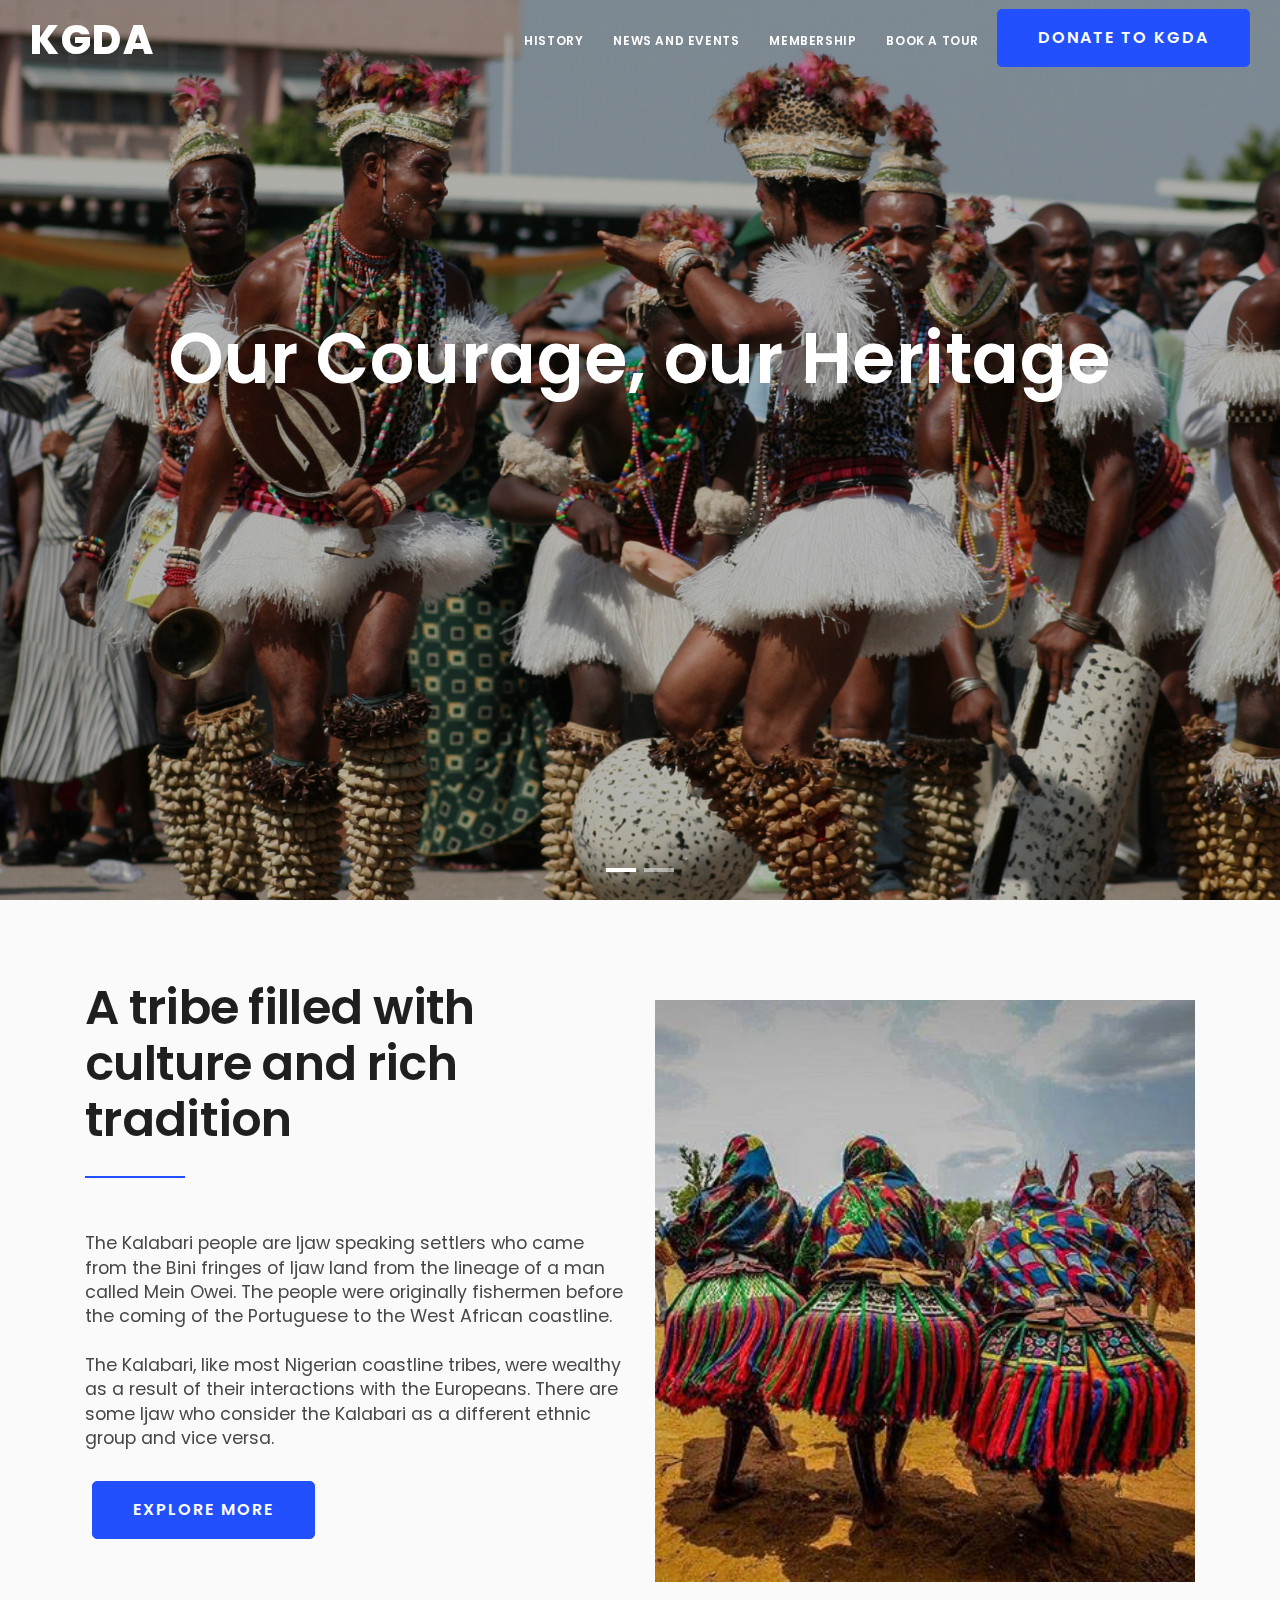
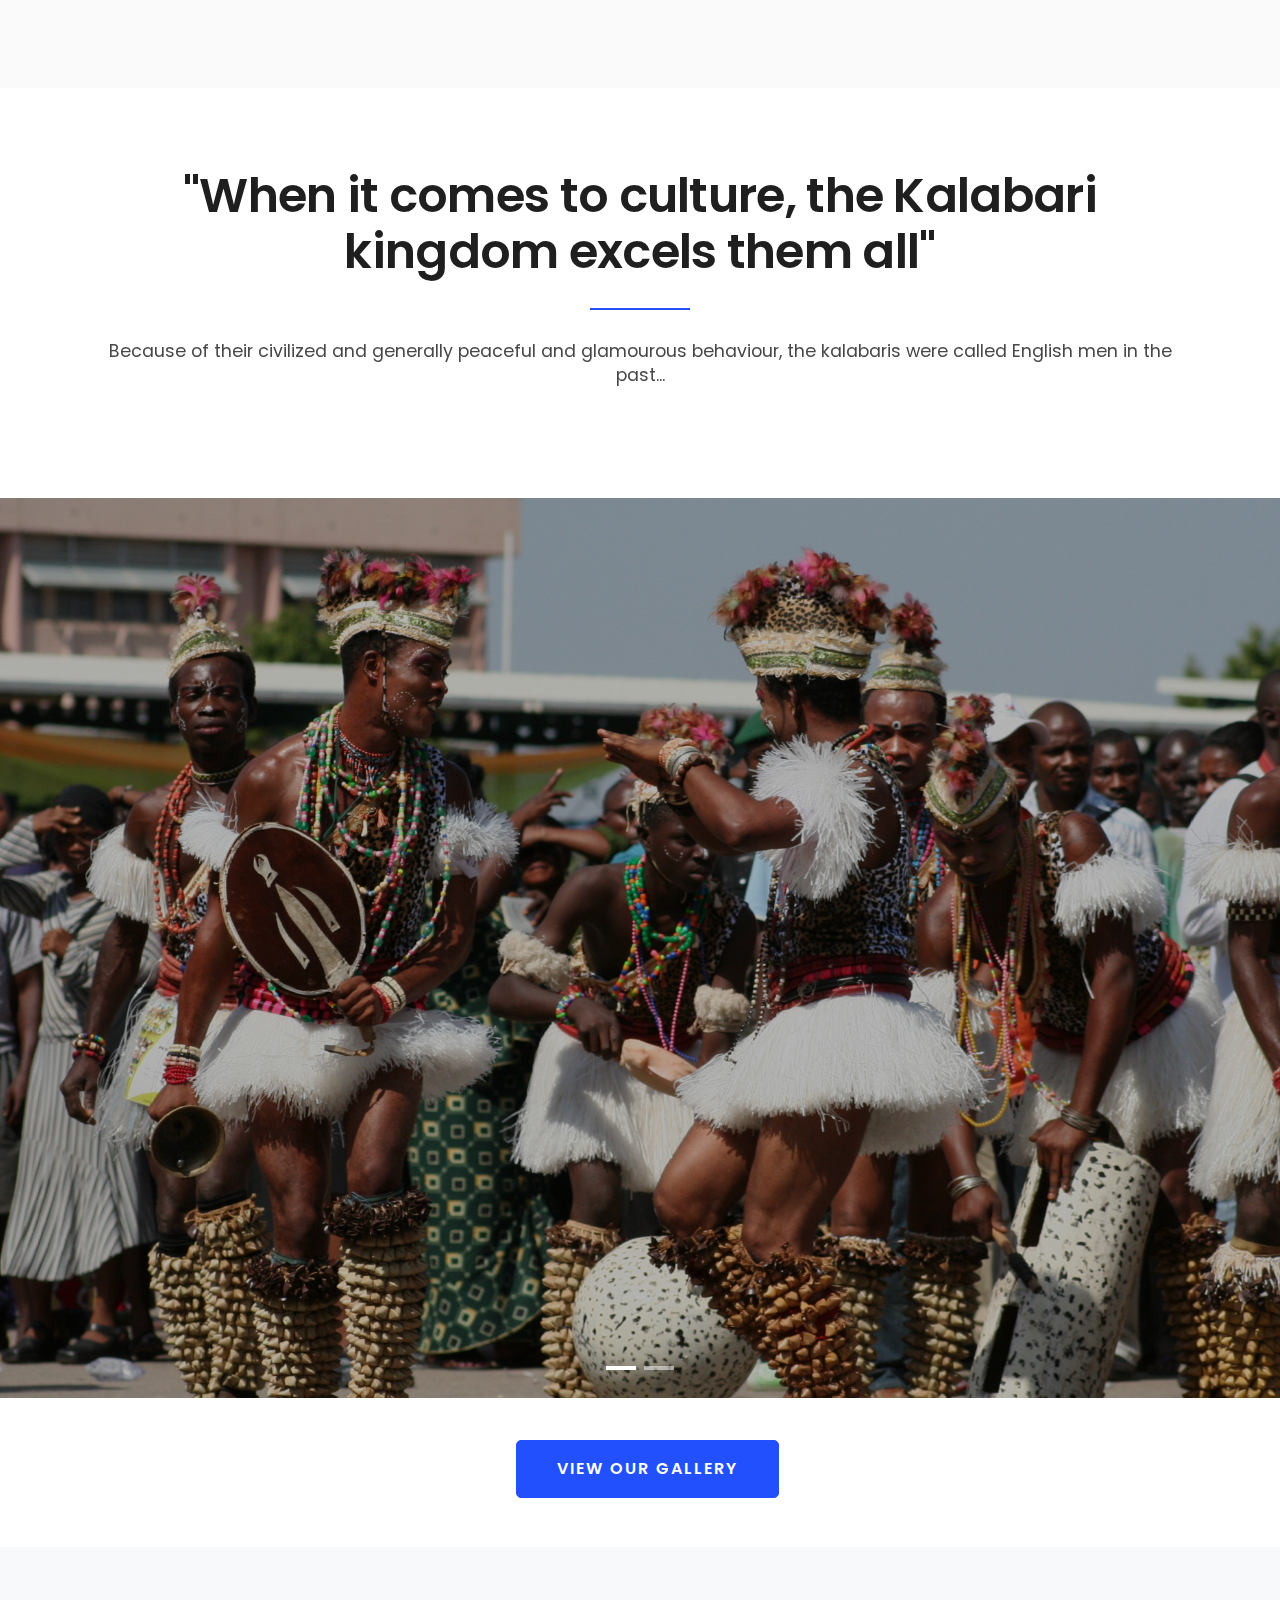
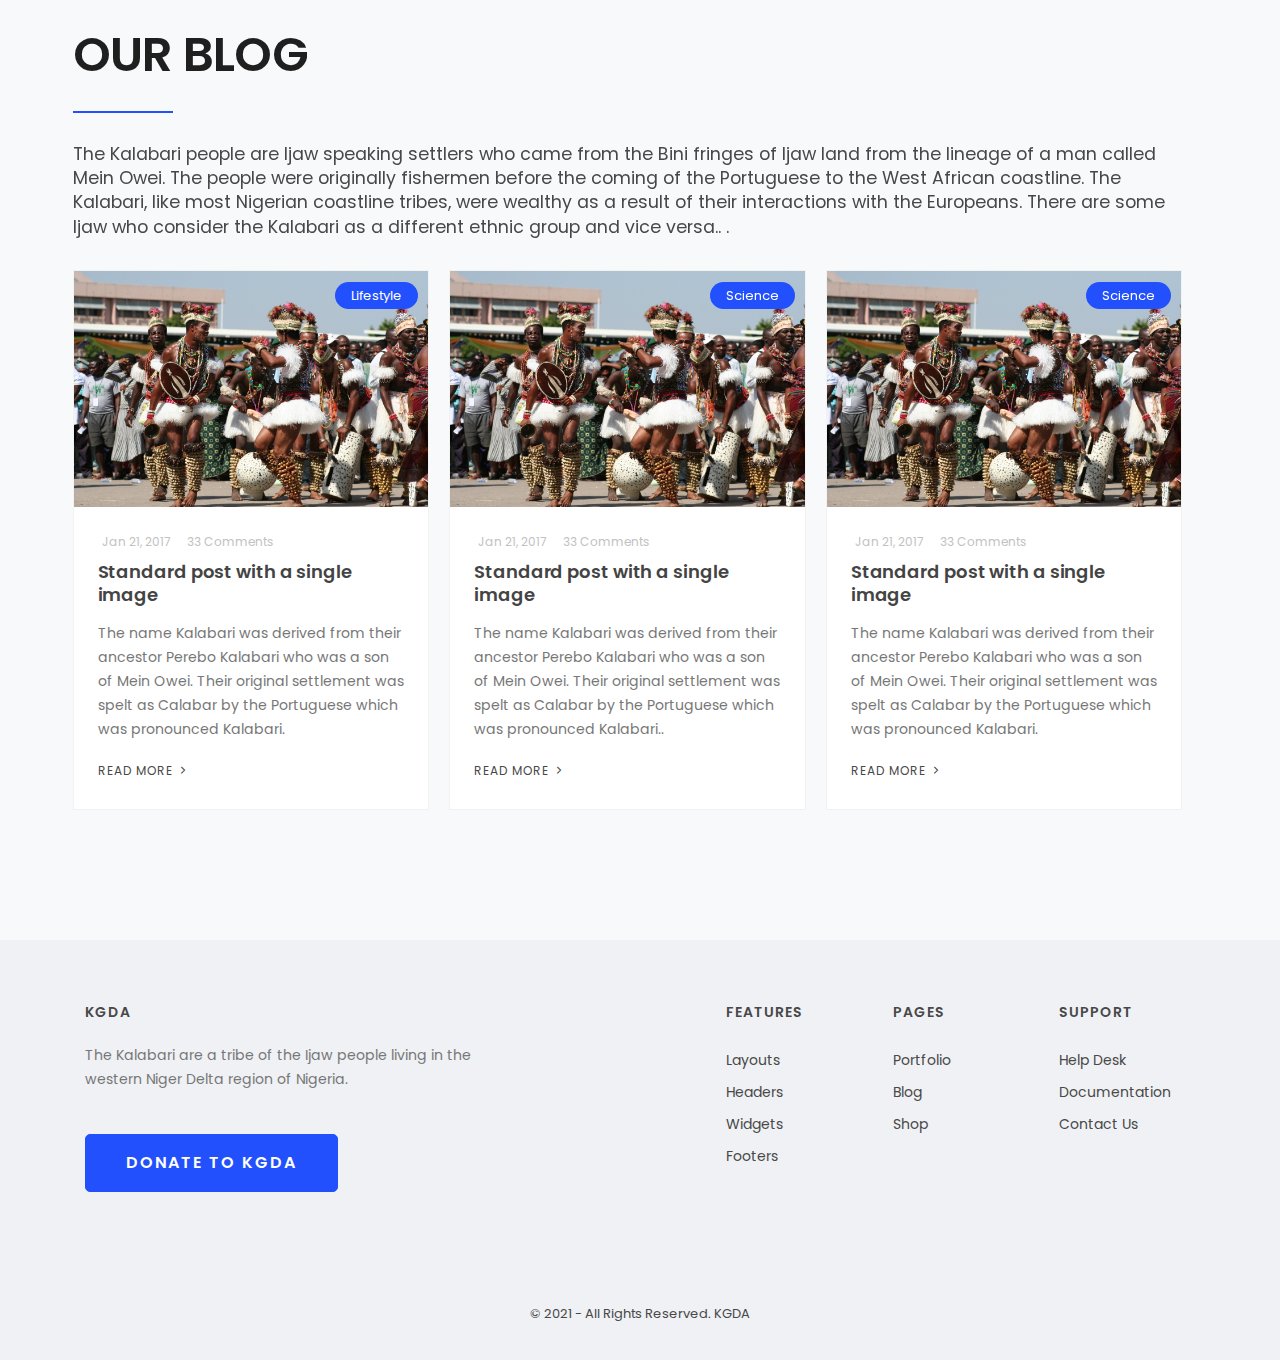
<file: Template/index.html>
<!DOCTYPE html>
<html lang="en">

<head>
    <meta name="viewport" content="width=device-width, initial-scale=1" />
    <meta http-equiv="content-type" content="text/html; charset=utf-8" />
    <meta name="author" content="INSPIRO" />
    <meta name="description" content="Themeforest Template Polo, html template">
    <link rel="icon" type="image/png" href="images/favicon.png">   
    <meta http-equiv="X-UA-Compatible" content="IE=edge">
    <!-- Document title -->
    <title>KGDA </title>
    <!-- Stylesheets & Fonts -->
    <link href="css/plugins.css" rel="stylesheet">
    <link href="css/style.css" rel="stylesheet">
</head>
<style>
    
</style>
<body>
    <!-- Body Inner -->
    <div class="body-inner">
        <!-- Header -->
        <header id="header" data-transparent="true" data-fullwidth="true" class="dark submenu-light">
            <div class="header-inner">
                <div class="container">
                    <!--Logo-->
                    <div id="logo">
                        <a href="index.html">
                            <span class="logo-default">KGDA</span>
                            <span class="logo-dark">KGDA</span>
                        </a>
                    </div>
                    <!--End: Logo-->
                    <!-- Search -->
                    <div id="search"><a id="btn-search-close" class="btn-search-close" aria-label="Close search form"><i class="icon-x"></i></a>
                        <form class="search-form" action="search-results-page.html" method="get">
                            <input class="form-control" name="q" type="text" placeholder="Type & Search..." />
                            <span class="text-muted">Start typing & press "Enter" or "ESC" to close</span>
                        </form>
                    </div>
                    <!-- end: search -->
                    <!--Header Extras-->
                    <div class="header-extras">
                        <ul>
                            
                           
                        </ul>
                    </div>
                    <!--end: Header Extras-->
                    <!--Navigation Resposnive Trigger-->
                    <div id="mainMenu-trigger">
                        <a class="lines-button x"><span class="lines"></span></a>
                    </div>
                    <!--end: Navigation Resposnive Trigger-->
                    <!--Navigation-->
                    <div id="mainMenu">
                        <div class="container">
                            <nav>
                                <ul>
                                    <li><a href="history.html">History</a>
                                    </li>
                                    <li class="dr"><a href="index.html#blog">News and Events</a>
                                    </li>
                                    <li class=""><a href="membership.html">Membership</a>
                                    </li>
                                    <li class=""><a href="book_a_tour.html">Book a Tour</a>
                                    </li>
                                    <li>
                                        <div class="navbar-buttons"><a class="btn btn-lg display-4  display-4" href="donate.html">
                                            <span class=""></span>Donate to KGDA</a></div>
                                    </li>
                                </ul>
                            </nav>
                        </div>
                    </div>
                    <!--end: Navigation-->
                </div>
            </div>
        </header>
        <!-- end: Header -->
        <!-- Inspiro Slider -->
        <div id="slider" class="inspiro-slider slider-fullscreen dots-creative" data-fade="true">
            <!-- Slide 1 -->
            <div class="slide kenburns" data-bg-image="images/slider/traditional-male-dancers-from-northern-nigeria.jpg">
                <div class="bg-overlay"></div>
                <div class="container">
                    <div class="slide-captions text-center text-light">
                        <!-- Captions -->
                        <h1>Our Courage, our Heritage</h1>
                        <p>Say hello to the smartest and most flexible bootstrap template. Polo is an powerful template that can build any type of websites, and quite possibly the only one you will ever need.</p>
                        <div><a href="#welcome" class="btn btn-lg scroll-to">Explore more</a></div>
                        </span>
                        <!-- end: Captions -->
                    </div>
                </div>
            </div>
            <!-- end: Slide 1 -->
            <!-- Slide 2 -->
            <div class="slide" data-bg-image="images/2236048-kalabarimen-jpeg189d5c8fd85b1e7452d336c56f0a90cc.jpg">
                <div class="bg-overlay"></div>
                <div class="container">
                    <div class="slide-captions text-left text-light">
                        <!-- Captions -->
                        <h1>About the Kalabaries</h1>
                        <p class="text-small">The Kalabari are a tribe of the Ijaw people living in the western Niger Delta region of Nigeria..</p>
                        <div><a href="#welcome" class="btn btn-lg scroll-to">Explore more</a></div>
                        <!-- end: Captions -->
                    </div>
                </div>
            </div>
            <!-- end: Slide 2 -->
        </div>
        <!--end: Inspiro Slider -->
        <!-- WELCOME -->
        <!-- <section id="welcome" class="p-b-0">
            <div class="container">
                <div class="heading-text heading-section text-center m-b-40" data-animate="fadeInUp">
                    <h2>WELCOME TO THE WORLD OF POLO</h2>
                    <span class="lead">Create amam ipsum dolor sit amet, Beautiful nature, and rare feathers!.</span>
                </div>
                <div class="row" data-animate="fadeInUp">
                    <div class="col-lg-12">
                        <img class="img-fluid" src="images/other/responsive-1.jpg" alt="Welcome to POLO">
                    </div>
                </div>
            </div>
        </section> -->
         <!-- end: Page title -->
         <section class="p-b-10">
            <div class="container">
                <div class="row">
                    <div class="col-lg-6">
                        <div class="heading-text heading-section">
                            <h2 class="display-6"><strong>A tribe filled with culture and rich tradition</strong> </h2>
                            <sapn class="lead"><br>The Kalabari people are Ijaw speaking settlers who came from the Bini fringes of Ijaw land from the lineage of a man called Mein Owei. The people were originally fishermen before the coming of the Portuguese to the West African coastline.
                                <br>
                                <br>The Kalabari, like most Nigerian coastline tribes, were wealthy as a result of their interactions with the Europeans. There are some Ijaw who consider the Kalabari as a different ethnic group and vice versa.</sapn>                        </div>
                        <div class="pl-2 pb-5"><a href="#welcome" class="btn btn-lg">Explore more</a></div>
                    </div>
                    <div class="col-lg-6 m-t-20">
                        <img src="images/18579564-436731180014500-4293080439557455872-n-640x426.jpeg" alt="Mobirise">
                    </div>
                   
                </div>
            </div>
        </section>
        <!-- end: WELCOME -->
        <section>
            <div class="container">
                <div class="heading-text heading-section text-center">
                    <h2 class="display-4"><strong>"When it comes to culture, the Kalabari kingdom excels them all"</strong> </h2>
                    <span class="lead">Because of their civilized and generally peaceful and glamourous behaviour, the kalabaris were called English men in the past...</span>
                </div>
                <div class="row">
                    <div class="col-lg-4">
                        
                    </div>
                </div>
            </div>
        </section>
       <!-- Inspiro Slider -->
       <div id="slider" class="inspiro-slider slider-fullscreen dots-creative" data-height-xs="360">
        <!-- Slide 1 -->
        <div class="slide kenburns" style="background-image:url('images/slider/traditional-male-dancers-from-northern-nigeria.jpg');">
            <div class="bg-overlay"></div>
            <div class="container">
                <div class="slide-captions text-center text-light">
                    <!-- Captions -->
                    <!-- <span class="strong">W
                        ITH POLO TEMPLATE</span>
                    <h2 class="text-dark">Create Your <br>Awesome Website With Ease</h2>
                    <a class="btn" href="#">Purchase Now</a>
                    <a class="btn btn-light">Purchase</a> -->
                    <!-- end: Captions -->
                </div>
            </div>
        </div>
        <!-- end: Slide 1 -->
        <!-- Slide 2 -->
        <div class="slide kenburns" style="background-image:url('images/2236048-kalabarimen-jpeg189d5c8fd85b1e7452d336c56f0a90cc.jpg');">
            <div class="bg-overlay"></div>
            <div class="container">
                <div class="slide-captions text-center text-light">
                    <!-- Captions -->
                    <!-- <span class="strong">WITH POLO TEMPLATE</span>
                    <h2 class="text-dark">Explore The <br>New World of Creativity</h2>
                    <a class="btn" href="#">Purchase Now</a>
                    <a class="btn btn-light">Purchase</a> -->
                    <!-- end: Captions -->
                </div>
            </div>
        </div>
        <!-- end: Slide 2 -->
    </div>
    <!--end: Inspiro Slider -->
    <row class="row justify-content-center">
    <div class="pl-3 pt-5 pb-5 justify-content-center align-center align-item-center"><a href="page-gallery-3.html" class="btn btn-lg">View our Gallery</a></div>
       </row>
        <!-- BLOG -->
        <section class="content background-grey" id="blog">
            <div class="container">
                <div class="heading-text heading-section">
                    <h2 class="display-4"> <strong>OUR BLOG</strong> </h2>
                    <span class="lead">The Kalabari people are Ijaw speaking settlers who came from the Bini fringes of Ijaw land from the lineage of a man called Mein Owei. The people were originally fishermen before the coming of the Portuguese to the West African coastline.

                        The Kalabari, like most Nigerian coastline tribes, were wealthy as a result of their interactions with the Europeans. There are some Ijaw who consider the Kalabari as a different ethnic group and vice versa..
                        . </span>
                </div>
                <div id="blog" class="grid-layout post-3-columns m-b-30" data-item="post-item">
                    <!-- Post item-->
                    <div class="post-item border">
                        <div class="post-item-wrap">
                            <div class="post-image">
                                <a href="#">
                                    <img alt="" src="images/traditional-male-dancers-from-northern-nigeria.jpg">
                                </a>
                                <span class="post-meta-category"><a href="">Lifestyle</a></span>
                            </div>
                            <div class="post-item-description">
                                <span class="post-meta-date"><i class="fa fa-calendar-o"></i>Jan 21, 2017</span>
                                <span class="post-meta-comments"><a href=""><i class="fa fa-comments-o"></i>33
                                        Comments</a></span>
                                <h2><a href="#">Standard post with a single image
                                    </a></h2>
                                <p>The name Kalabari was derived from their ancestor Perebo Kalabari who was a son of Mein Owei. Their original settlement was spelt as Calabar by the Portuguese which was pronounced Kalabari.</p>
                                <a href="#" class="item-link">Read More <i class="icon-chevron-right"></i></a>
                            </div>
                        </div>
                    </div>
                    <!-- end: Post item-->
                    <!-- Post item-->
                    <div class="post-item border">
                        <div class="post-item-wrap">
                            <div class="post-image">
                                <a href="#">
                                    <img alt="" src="images/traditional-male-dancers-from-northern-nigeria.jpg">
                                </a>
                                <span class="post-meta-category"><a href="">Science</a></span>
                            </div>
                            <div class="post-item-description">
                                <span class="post-meta-date"><i class="fa fa-calendar-o"></i>Jan 21, 2017</span>
                                <span class="post-meta-comments"><a href=""><i class="fa fa-comments-o"></i>33
                                        Comments</a></span>
                                <h2><a href="#">Standard post with a single image
                                    </a></h2>
                                <p>The name Kalabari was derived from their ancestor Perebo Kalabari who was a son of Mein Owei. Their original settlement was spelt as Calabar by the Portuguese which was pronounced Kalabari..</p>
                                <a href="#" class="item-link">Read More <i class="icon-chevron-right"></i></a>
                            </div>
                        </div>
                    </div>
                    <!-- end: Post item-->
                    <!-- Post item-->
                    <div class="post-item border">
                        <div class="post-item-wrap">
                            <div class="post-image">
                                <a href="#">
                                    <img alt="" src="images/traditional-male-dancers-from-northern-nigeria.jpg">
                                </a>
                                <span class="post-meta-category"><a href="">Science</a></span>
                            </div>
                            <div class="post-item-description">
                                <span class="post-meta-date"><i class="fa fa-calendar-o"></i>Jan 21, 2017</span>
                                <span class="post-meta-comments"><a href=""><i class="fa fa-comments-o"></i>33
                                        Comments</a></span>
                                <h2><a href="#">Standard post with a single image
                                    </a></h2>
                                <p>The name Kalabari was derived from their ancestor Perebo Kalabari who was a son of Mein Owei. Their original settlement was spelt as Calabar by the Portuguese which was pronounced Kalabari.</p>
                                <a href="#" class="item-link">Read More <i class="icon-chevron-right"></i></a>
                            </div>
                        </div>
                    </div>
                    <!-- end: Post item-->
                </div>
            </div>
        </section>
        <!-- end: BLOG -->
       
        <!-- Footer -->
        <footer id="footer" class="bg-color: cccccc">
            <div class="footer-content bg-color: cccccc">
                <div class="container">
                    <div class="row">
                        <div class="col-lg-5">
                            <div class="widget">
                                <div class="widget-title">KGDA</div>
                                <p class="mb-5">The Kalabari are a tribe of the Ijaw people living in the western Niger Delta region of Nigeria.</p>
                                <a href="https://themeforest.net/item/polo-responsive-multipurpose-html5-template/13708923" class="btn btn-lg btn-inverted" target="_blank">DONATE TO KGDA</a>
                            </div>
                        </div>
                        <div class="col-lg-7">
                            <div class="row">
                                <div class="col-lg-3">
                                    <!-- <div class="widget">
                                        <div class="widget-title">Discover</div>
                                        <ul class="list">
                                            <li><a href="#">Features</a></li>
                                            <li><a href="#">Layouts</a></li>
                                            <li><a href="#">Corporate</a></li>
                                            <li><a href="#">Updates</a></li>
                                            <li><a href="#">Pricing</a></li>
                                            <li><a href="#">Customers</a></li>
                                        </ul>
                                    </div> -->
                                </div>
                                <div class="col-lg-3">
                                    <div class="widget">
                                        <div class="widget-title">Features</div>
                                        <ul class="list">
                                            <li><a href="#">Layouts</a></li>
                                            <li><a href="#">Headers</a></li>
                                            <li><a href="#">Widgets</a></li>
                                            <li><a href="#">Footers</a></li>
                                        </ul>
                                    </div>
                                </div>
                                <div class="col-lg-3">
                                    <div class="widget">
                                        <div class="widget-title">Pages</div>
                                        <ul class="list">
                                            <li><a href="#">Portfolio</a></li>
                                            <li><a href="#">Blog</a></li>
                                            <li><a href="#">Shop</a></li>
                                        </ul>
                                    </div>
                                </div>
                                <div class="col-lg-3">
                                    <div class="widget">
                                        <div class="widget-title">Support</div>
                                        <ul class="list">
                                            <li><a href="#">Help Desk</a></li>
                                            <li><a href="#">Documentation</a></li>
                                            <li><a href="#">Contact Us</a></li>
                                        </ul>
                                    </div>
                                </div>
                            </div>
                        </div>
                    </div>
                </div>
            </div>
            <div class="copyright-content">
                <div class="container">
                    <div class="copyright-text text-center">&copy; 2021 - All Rights Reserved.<a href="//www.inspiro-media.com" target="_blank" rel="noopener"> KGDA</a> </div>
                </div>
            </div>
        </footer>
        <!-- end: Footer -->
    </div>
    <!-- end: Body Inner -->
    <!-- Scroll top -->
    <a id="scrollTop"><i class="icon-chevron-up"></i><i class="icon-chevron-up"></i></a>
    <!--Plugins-->
    <script src="js/jquery.js"></script>
    <script src="js/plugins.js"></script>
    <!--Template functions-->
    <script src="js/functions.js"></script>
</body>

</html>
</file>
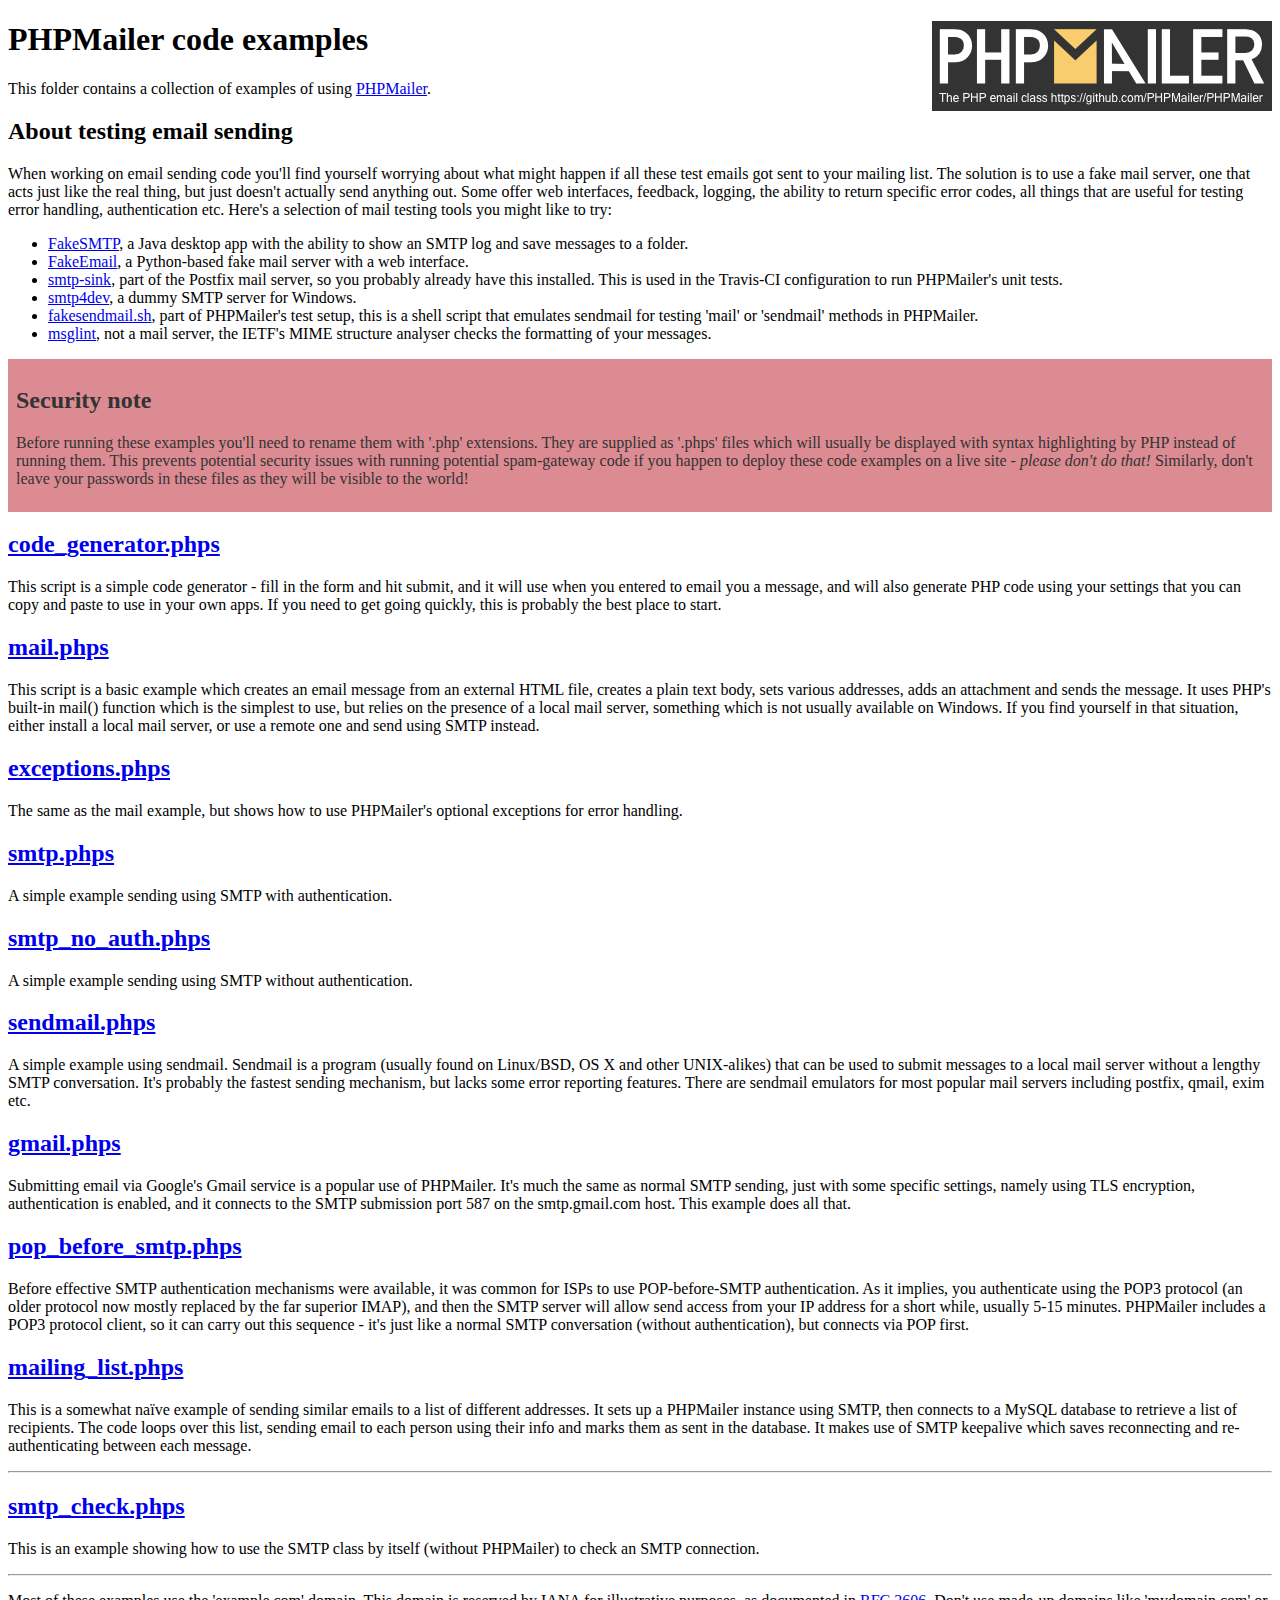
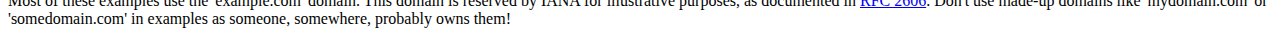
<file: Template/include/php-mailer/examples/index.html>
<!DOCTYPE html>
<html>
<head>
	<meta charset="UTF-8">
	<title>PHPMailer Examples</title>
</head>
<body>
<h1>PHPMailer code examples<a href="https://github.com/PHPMailer/PHPMailer"><img src="images/phpmailer.png" style="float:right; border:0;" alt="PHPMailer logo"></a></h1>
<p>This folder contains a collection of examples of using <a href="https://github.com/PHPMailer/PHPMailer">PHPMailer</a>.</p>
<h2>About testing email sending</h2>
<p>When working on email sending code you'll find yourself worrying about what might happen if all these test emails got sent to your mailing list. The solution is to use a fake mail server, one that acts just like the real thing, but just doesn't actually send anything out. Some offer web interfaces, feedback, logging, the ability to return specific error codes, all things that are useful for testing error handling, authentication etc. Here's a selection of mail testing tools you might like to try:</p>
<ul>
  <li><a href="https://github.com/Nilhcem/FakeSMTP">FakeSMTP</a>, a Java desktop app with the ability to show an SMTP log and save messages to a folder. </li>
  <li><a href="https://github.com/isotoma/FakeEmail">FakeEmail</a>, a Python-based fake mail server with a web interface.</li>
  <li><a href="http://www.postfix.org/smtp-sink.1.html">smtp-sink</a>, part of the Postfix mail server, so you probably already have this installed. This is used in the Travis-CI configuration to run PHPMailer's unit tests.</li>
  <li><a href="http://smtp4dev.codeplex.com">smtp4dev</a>, a dummy SMTP server for Windows.</li>
  <li><a href="https://github.com/PHPMailer/PHPMailer/blob/master/test/fakesendmail.sh">fakesendmail.sh</a>, part of PHPMailer's test setup, this is a shell script that emulates sendmail for testing 'mail' or 'sendmail' methods in PHPMailer.</li>
  <li><a href="http://tools.ietf.org/tools/msglint/">msglint</a>, not a mail server, the IETF's MIME structure analyser checks the formatting of your messages.</li>
</ul>
<div style="padding: 8px; color: #333333; background-color: #dc8b92">
<h2>Security note</h2>
<p>Before running these examples you'll need to rename them with '.php' extensions. They are supplied as '.phps' files which will usually be displayed with syntax highlighting by PHP instead of running them. This prevents potential security issues with running potential spam-gateway code if you happen to deploy these code examples on a live site - <em>please don't do that!</em> Similarly, don't leave your passwords in these files as they will be visible to the world!</p>
</div>
<h2><a href="code_generator.phps">code_generator.phps</a></h2>
<p>This script is a simple code generator - fill in the form and hit submit, and it will use when you entered to email you a message, and will also generate PHP code using your settings that you can copy and paste to use in your own apps. If you need to get going quickly, this is probably the best place to start.</p>
<h2><a href="mail.phps">mail.phps</a></h2>
<p>This script is a basic example which creates an email message from an external HTML file, creates a plain text body, sets various addresses, adds an attachment and sends the message. It uses PHP's built-in mail() function which is the simplest to use, but relies on the presence of a local mail server, something which is not usually available on Windows. If you find yourself in that situation, either install a local mail server, or use a remote one and send using SMTP instead.</p>
<h2><a href="exceptions.phps">exceptions.phps</a></h2>
<p>The same as the mail example, but shows how to use PHPMailer's optional exceptions for error handling.</p>
<h2><a href="smtp.phps">smtp.phps</a></h2>
<p>A simple example sending using SMTP with authentication.</p>
<h2><a href="smtp_no_auth.phps">smtp_no_auth.phps</a></h2>
<p>A simple example sending using SMTP without authentication.</p>
<h2><a href="sendmail.phps">sendmail.phps</a></h2>
<p>A simple example using sendmail. Sendmail is a program (usually found on Linux/BSD, OS X and other UNIX-alikes) that can be used to submit messages to a local mail server without a lengthy SMTP conversation. It's probably the fastest sending mechanism, but lacks some error reporting features. There are sendmail emulators for most popular mail servers including postfix, qmail, exim etc.</p>
<h2><a href="gmail.phps">gmail.phps</a></h2>
<p>Submitting email via Google's Gmail service is a popular use of PHPMailer. It's much the same as normal SMTP sending, just with some specific settings, namely using TLS encryption, authentication is enabled, and it connects to the SMTP submission port 587 on the smtp.gmail.com host. This example does all that.</p>
<h2><a href="pop_before_smtp.phps">pop_before_smtp.phps</a></h2>
<p>Before effective SMTP authentication mechanisms were available, it was common for ISPs to use POP-before-SMTP authentication. As it implies, you authenticate using the POP3 protocol (an older protocol now mostly replaced by the far superior IMAP), and then the SMTP server will allow send access from your IP address for a short while, usually 5-15 minutes. PHPMailer includes a POP3 protocol client, so it can carry out this sequence - it's just like a normal SMTP conversation (without authentication), but connects via POP first.</p>
<h2><a href="mailing_list.phps">mailing_list.phps</a></h2>
<p>This is a somewhat naïve example of sending similar emails to a list of different addresses. It sets up a PHPMailer instance using SMTP, then connects to a MySQL database to retrieve a list of recipients. The code loops over this list, sending email to each person using their info and marks them as sent in the database. It makes use of SMTP keepalive which saves reconnecting and re-authenticating between each message.</p>
<hr>
<h2><a href="smtp_check.phps">smtp_check.phps</a></h2>
<p>This is an example showing how to use the SMTP class by itself (without PHPMailer) to check an SMTP connection.</p>
<hr>
<p>Most of these examples use the 'example.com' domain. This domain is reserved by IANA for illustrative purposes, as documented in <a href="http://tools.ietf.org/html/rfc2606">RFC 2606</a>. Don't use made-up domains like 'mydomain.com' or 'somedomain.com' in examples as someone, somewhere, probably owns them!</p>
</body>
</html>
</file>
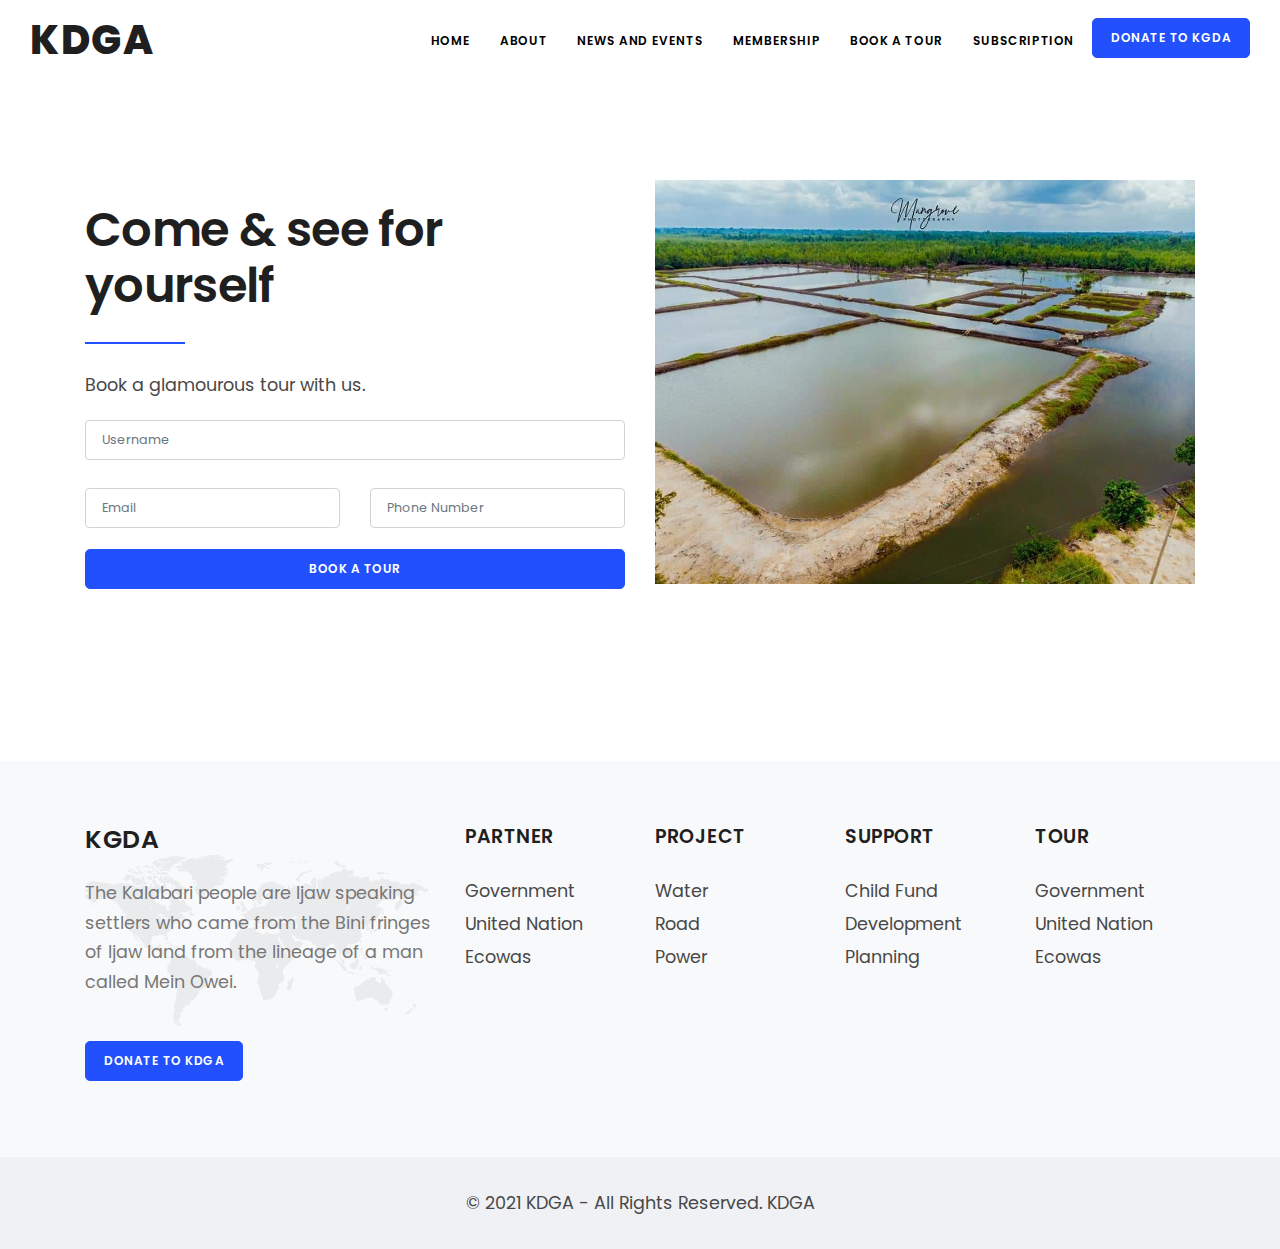
<file: book_a_tour.html>
<!DOCTYPE html>
<html lang="en">
<head>
  <meta name="viewport" content="width=device-width, initial-scale=1">
  <meta http-equiv="content-type" content="text/html; charset=utf-8">    <meta name="author" content="INSPIRO">    
<meta name="description" content="Themeforest Template Polo, html template">
  <link rel="icon" type="image/png" href="images/favicon.png">   
  <meta http-equiv="X-UA-Compatible" content="IE=edge">
  <!-- Document title -->
  <title>KDGA</title>
  <!-- Stylesheets & Fonts -->
  <link href="css/plugins.css" rel="stylesheet">
  <link href="css/style.css" rel="stylesheet">
</head>
<body>
  <!-- Body Inner -->
  <div class="body-inner">
     <!-- Header -->
     <header id="header" data-fullwidth="true">
        <div class="header-inner">
            <div class="container">
                <!--Logo-->
                <div id="logo">
                    <a href="index.html">
                        <span class="logo-default">KDGA</span>
                        <span class="logo-dark">KDGA</span>
                    </a>
                </div>
                <!--End: Logo-->
                <!-- Search -->
                <div id="search"><a id="btn-search-close" class="btn-search-close" aria-label="Close search form"><i class="icon-x"></i></a>
                    <form class="search-form" action="search-results-page.html" method="get">
                        <input class="form-control" name="q" type="text" placeholder="Type &amp; Search...">
                        <span class="text-muted">Start typing &amp; press "Enter" or "ESC" to close</span>
                    </form>
                </div>
                <!-- end: search -->
               
                <!--Navigation Resposnive Trigger-->
                <div id="mainMenu-trigger">
                    <a class="lines-button x"><span class="lines"></span></a>
                </div>
                <!--end: Navigation Resposnive Trigger-->
                <!--Navigation-->
                <div id="mainMenu">
                    <div class="container">
                        <nav>
                            <ul>
                                <li><a href="index.html">Home</a></li>
                                <li><a href="about.html">About</a></li>
                                <li class=""><a href="index.html#blog">News and Events</a>
                                </li>
                                <li class=""><a href="membership.html">Membership</a>
                                </li>
                                <li class=""><a href="book_a_tour.html">Book a Tour</a>
                                </li>
                                <li class=""><a href="subscription.html">Subscription</a>
                                </li>
                                <li>
                                    <div class="navbar-buttons"><a class="btn display-4 display-4" href="donate.html">
                                        <span class=""></span>Donate to KGDA</a></div>
                                </li>
                            </ul>
                        </nav>
                    </div>
                </div>
                <!--end: Navigation-->
            </div>
        </div>
    </header>
    <!-- end: Header -->
       <!-- Section -->
       <section class="p-b-100">
          <div class="container">
              <div class="row">
                  <div class="col-lg-6 py-5">
                      <div class="heading-text heading-section">
                          <h2 class="display-6"><strong>Come & see for yourself</strong> </h2>
                          
                          <span class="lead">Book a glamourous tour with us.</span>
                          <form class="pt-4">
                              <div class="form-group">
                                  <label class="sr-only">Name</label>
                                  <input type="text" placeholder="Username" class="form-control  form-control-lg">
                              </div>
                              <div class="row pt-3">
                                  <div class="col">
                                    <input type="text" class="form-control form-control-lg" placeholder="Email">
                                  </div>
                                  <div class="col">
                                    <input type="text" class="form-control form-control-lg" placeholder="Phone Number">
                                  </div>
                                </div>
                              
                              <div class="form-group pt-4">
                                  <button class="btn btn-block display-4" type="button">Book a Tour</button>
                              </div>
                          </form>
                      </div>
                      <!-- <div class="pl-2 pb-5"><a href="#welcome" class="btn">Explore more</a></div> -->
                  </div>
                  <div class="col-lg-6 m-t-20">
                      <img src="images/tour1.jpeg" alt="tour">
                  </div>
                 
              </div>
          </div>
      </section>
     
      <!-- end: Section -->
     
         <!-- Footer -->
         <footer id="footer">
            <div class="footer-content">
                <div class="container">
                    <div class="row">
                        <div class="col-lg-4">
                            <div class="widget" style="background-image: url('images/world-map-dark.png'); background-position: 50% 20px; background-repeat: no-repeat">
                                <div class="widget-title" > <h3><strong> KGDA</strong></h3></div>
                                <p class="mb-5 lead ">The Kalabari people are Ijaw speaking settlers who came from the Bini fringes of Ijaw land from the lineage of a man called Mein Owei.</p>
                                <a href="donate.html" class="btn btn-inverted" target="_blank">DONATE TO KDGA</a>
                            </div>
                        </div>
                        <div class="col-6 col-md-3 col-xl-2 ">
                            <!-- Footer widget area 1 -->
                            <div class="widget-title " >
                                <h4>PARTNER</h4>
                                <ul class="list pt-3">
                                    <li><a class="lead" href="#">Government</a></li>
                                    <li><a class="lead" href="#">United Nation</a></li>
                                    <li><a class="lead" href="#">Ecowas</a></li>
                                </ul>
                            </div>
                            <!-- end: Footer widget area 1 -->
                        </div>
                        <div class="col-6 col-md-3 col-xl-2 ">
                            <!-- Footer widget area 1 -->
                            <div class="widget-title">
                                <h4>PROJECT</h4>
                                <ul class="list pt-3">
                                    <li><a class="lead" href="#"> Water</a></li>
                                    <li><a class="lead" href="#">Road</a></li>
                                    <li><a class="lead" href="#">Power</a></li>
                                </ul>
                            </div>
                            <!-- end: Footer widget area 1 -->
                        </div>
                        <div class="col-6 col-md-3 col-xl-2">
                            <!-- Footer widget area 2 -->
                            <div class="widget-title ">
                                <h4>SUPPORT</h4>
                                <ul class="list pt-3">
                                    <li><a class="lead" href="#">Child Fund</a></li>
                                    <li><a class="lead" href="#">Development</a></li>
                                    <li><a class="lead" href="#">Planning</a></li>
                                </ul>
                            </div>
                            <!-- end: Footer widget area 2 -->
                        </div>
                        <div class="col-6 col-md-6 col-xl-2">
                            <!-- Footer widget area 3 -->
                            <div class="widget-title">
                                <h4>TOUR</h4>
                                <ul class="list pt-3">
                                    <li><a class="lead" href="#">Government</a></li>
                                    <li><a class="lead" href="#">United Nation</a></li>
                                    <li><a class="lead" href="#">Ecowas</a></li>
                                </ul>
                            </div>
                            <!-- end: Footer widget area 3 -->
                        </div>
                    </div>
                </div>
            </div>
            <div class="copyright-content">
                <div class="container">
                    <div class="copyright-text text-center lead">&copy; 2021 KDGA - All Rights Reserved.<a href="//www.inspiro-media.com" target="_blank" rel="noopener"> KDGA </a> </div>
                </div>
            </div>
        </footer>
        <!-- end: Footer -->
  </div>
  <!-- end: Body Inner -->
  <!-- Scroll top -->
  <a id="scrollTop"><i class="icon-chevron-up"></i><i class="icon-chevron-up"></i></a>
  <!--Plugins-->
  <script src="js/jquery.js"></script>
  <script src="js/plugins.js"></script>
  <!--Template functions-->
  <script src="js/functions.js"></script>


</body>
</html>
</file>
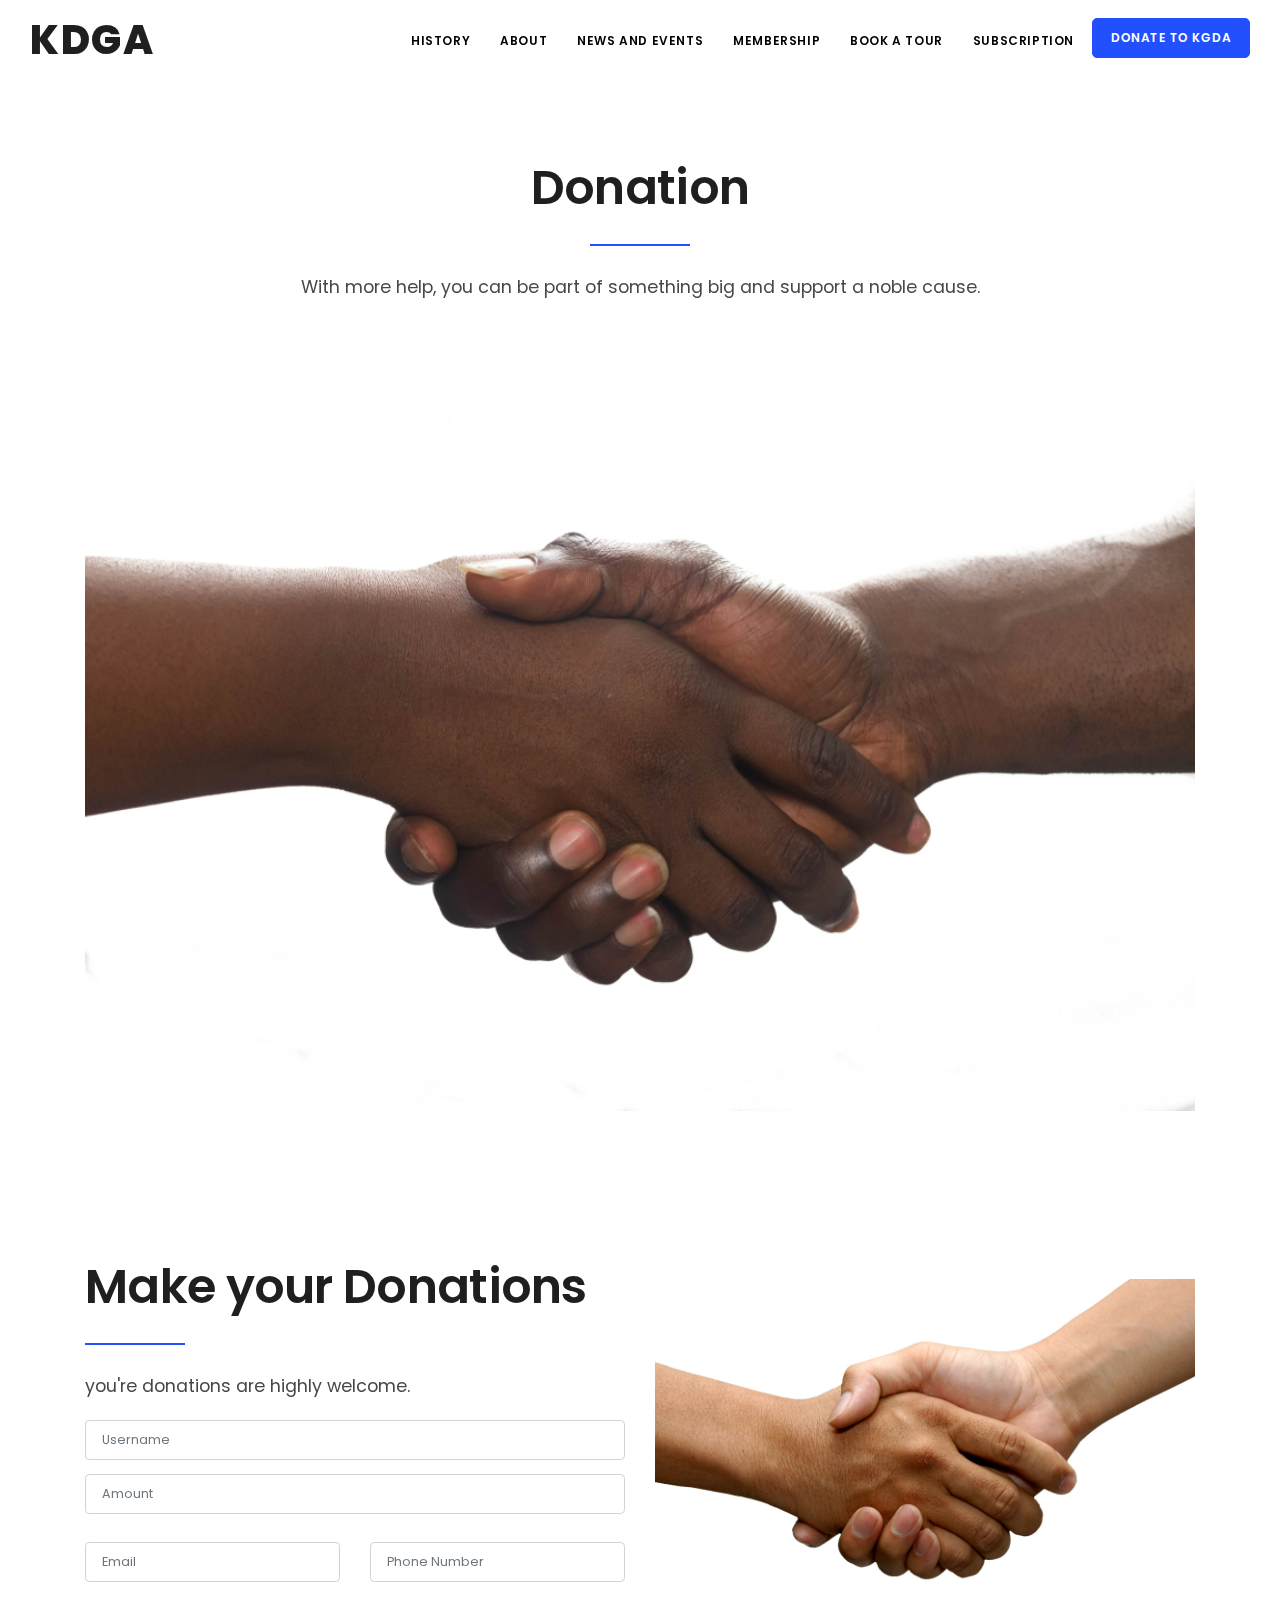
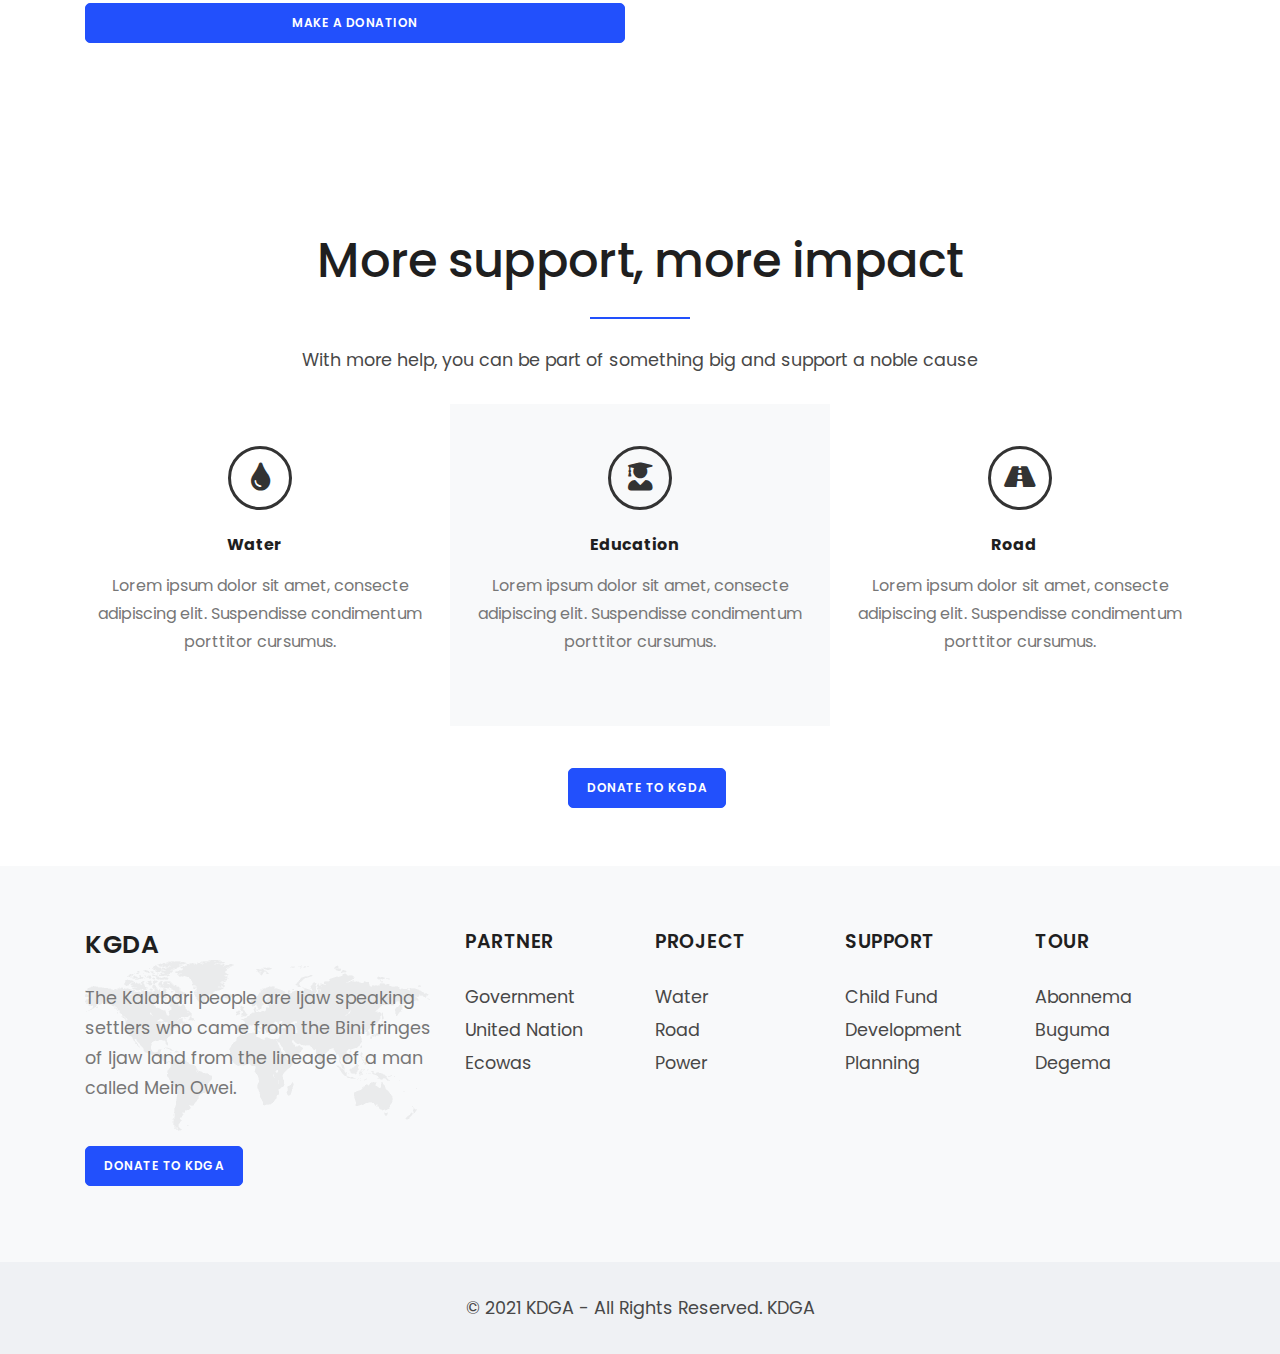
<file: donate.html>
<!DOCTYPE html>
<html lang="en">
<head>
    <meta name="viewport" content="width=device-width, initial-scale=1">
    <meta http-equiv="content-type" content="text/html; charset=utf-8">    <meta name="author" content="INSPIRO">    
	<meta name="description" content="Themeforest Template Polo, html template">
    <link rel="icon" type="image/png" href="images/favicon.png">   
    <meta http-equiv="X-UA-Compatible" content="IE=edge">
    <!-- Document title -->
    <title>KGDA</title>
    <!-- Stylesheets & Fonts -->
    <link href="css/plugins.css" rel="stylesheet">
    <link href="css/style.css" rel="stylesheet">
    <link rel="stylesheet" href="https://pro.fontawesome.com/releases/v5.10.0/css/all.css" integrity="sha384-AYmEC3Yw5cVb3ZcuHtOA93w35dYTsvhLPVnYs9eStHfGJvOvKxVfELGroGkvsg+p" crossorigin="anonymous"/>

</head>

<body>
    <!-- Body Inner -->
    <div class="body-inner">
        <!-- Header -->
      <header id="header" data-fullwidth="true">
        <div class="header-inner">
            <div class="container">
                <!--Logo-->
                <div id="logo">
                    <a href="index.html">
                        <span class="logo-default">KDGA</span>
                        <span class="logo-dark">KDGA</span>
                    </a>
                </div>
                <!--End: Logo-->
                <!-- Search -->
                <div id="search"><a id="btn-search-close" class="btn-search-close" aria-label="Close search form"><i class="icon-x"></i></a>
                    <form class="search-form" action="search-results-page.html" method="get">
                        <input class="form-control" name="q" type="text" placeholder="Type &amp; Search...">
                        <span class="text-muted">Start typing &amp; press "Enter" or "ESC" to close</span>
                    </form>
                </div>
                <!-- end: search -->
               
                <!--Navigation Resposnive Trigger-->
                <div id="mainMenu-trigger">
                    <a class="lines-button x"><span class="lines"></span></a>
                </div>
                <!--end: Navigation Resposnive Trigger-->
                <!--Navigation-->
                <div id="mainMenu">
                    <div class="container">
                        <nav>
                            <ul>
                                <li><a href="history.html">History</a></li>
                                <li><a href="about.html">About</a></li>
                                <li class=""><a href="index.html#blog">News and Events</a>
                                </li>
                                <li class=""><a href="membership.html">Membership</a>
                                </li>
                                <li class=""><a href="book_a_tour.html">Book a Tour</a>
                                </li>
                                <li class=""><a href="subscription.html">Subscription</a>
                                </li>
                                <li>
                                    <div class="navbar-buttons"><a class="btn" href="donate.html">
                                        <span class=""></span>Donate to KGDA</a></div>
                                </li>
                            </ul>
                        </nav>
                    </div>
                </div>
                <!--end: Navigation-->
            </div>
        </div>
    </header>
    <!-- end: Header -->
        <!-- content -->
        <div>
            <div class="container p-t-80">
                <div class="heading-text heading-section text-center">
                    <h2 class="display-6"><strong>Donation</strong> </h2>
                    <span class="lead">With more help, you can be part of something big and support a noble cause.</span>
                </div>
                
            </div>
        </div>
        <!-- Content -->
        <div id="page-content" class="">
            <div class="container">
                <div class="grid-layout grid-2-columns" data-item="grid-item" data-margin="30" data-lightbox="gallery">
                    <div class="grid-item large-width">
                        <a title="Saiba Chair" data-lightbox="gallery-image" href="images/shake.jpg">
                            <img src="images/shake.jpg">
                        </a>
                    </div>
                    
                </div>
            
              
            </div>
           
        </div> <!-- end: Content -->

         <!-- Section -->
       <section class="">
        <div class="container">
            <div class="row">
                <div class="col-lg-6 ">
                    <div class="heading-text heading-section">
                        <h2 class="display-6"><strong>Make your Donations</strong> </h2>
                        
                        <span class="lead">you're donations are highly welcome.</span>
                        <form class="pt-4">
                            <div class="form-group">
                                <label class="sr-only">Name</label>
                                <input type="text" placeholder="Username" class="form-control  form-control-lg">
                            </div>
                            <div class="form-group">
                                <label class="sr-only">Name</label>
                                <input type="text" placeholder="Amount" class="form-control  form-control-lg">
                            </div>
                            <div class="row pt-3">
                                <div class="col">
                                  <input type="text" class="form-control form-control-lg" placeholder="Email">
                                </div>
                                <div class="col">
                                  <input type="text" class="form-control form-control-lg" placeholder="Phone Number">
                                </div>
                              </div>
                            
                            <div class="form-group pt-4">
                                <button class="btn btn-block" type="button">MAKE A DONATION</button>
                            </div>
                        </form>
                    </div>
                    <!-- <div class="pl-2 pb-5"><a href="#welcome" class="btn">Explore more</a></div> -->
                </div>
                <div class="col-lg-6 m-t-20">
                    <img src="images/hand.jpg" style="border: 2px ssolid black" alt="membership_image">
                </div>
               
            </div>
        </div>
    </section>
   
    <!-- end: Section -->
        <section class="p-b-10">
            <div class="container">
                <div class="heading-text heading-section text-center">
                    <h2>More support, more impact</h2>
                   <span class="lead">With more help, you can be part of something big and support a noble cause
                            </span>
                </div>
                <div class="row" style="background-color: white;">
                    <div class="col-lg-4 pt-5 ">
                        <div class="icon-box effect medium border center">
                            <div class="icon">
                                <a href="#"><i class="fa fa-tint"></i></a>
                            </div>
                            <h3>Water</h3>
                            <p>Lorem ipsum dolor sit amet, consecte adipiscing elit. Suspendisse condimentum porttitor cursumus.</p>
                        </div>
                    </div>
                    <div class="col-lg-4 pt-5 bg-light">
                        <div class="icon-box effect medium border center">
                            <div class="icon">
                                <a href="#"><i class="fa fa-user-graduate"></i></a>
                            </div>
                            <h3>Education</h3>
                            <p>Lorem ipsum dolor sit amet, consecte adipiscing elit. Suspendisse condimentum porttitor cursumus.</p>
                        </div>
                    </div>
                    <div class="col-lg-4 pt-5">
                        <div class="icon-box effect medium border center">
                            <div class="icon">
                                <a href="#"><i class="fa fa-road"></i></a>
                            </div>
                            <h3>Road</h3>
                            <p>Lorem ipsum dolor sit amet, consecte adipiscing elit. Suspendisse condimentum porttitor cursumus.</p>
                        </div>
                    </div>
                   
                </div>
            </div>

            <row class="row justify-content-center">
                <div class="pl-3 pt-5 pb-5 justify-content-center align-center align-item-center"><a href="donate.html" class="btn">DONATE TO KGDA</a></div>
                   </row>
        </section>

        <!-- Footer -->
         <footer id="footer">
            <div class="footer-content">
                <div class="container">
                    <div class="row">
                        <div class="col-lg-4">
                            <div class="widget" style="background-image: url('images/world-map-dark.png'); background-position: 50% 20px; background-repeat: no-repeat">
                                <div class="widget-title" > <h3><strong> KGDA</strong></h3></div>
                                <p class="mb-5 lead ">The Kalabari people are Ijaw speaking settlers who came from the Bini fringes of Ijaw land from the lineage of a man called Mein Owei.</p>
                                <a href="donate.html" class="btn btn-inverted" target="_blank">DONATE TO KDGA</a>
                            </div>
                        </div>
                        <div class="col-6 col-md-3 col-xl-2 ">
                            <!-- Footer widget area 1 -->
                            <div class="widget-title " >
                                <h4>PARTNER</h4>
                                <ul class="list pt-3">
                                    <li><a class="lead" href="#">Government</a></li>
                                    <li><a class="lead" href="#">United Nation</a></li>
                                    <li><a class="lead" href="#">Ecowas</a></li>
                                </ul>
                            </div>
                            <!-- end: Footer widget area 1 -->
                        </div>
                        <div class="col-6 col-md-3 col-xl-2 ">
                            <!-- Footer widget area 1 -->
                            <div class="widget-title">
                                <h4>PROJECT</h4>
                                <ul class="list pt-3">
                                    <li><a class="lead" href="#"> Water</a></li>
                                    <li><a class="lead" href="#">Road</a></li>
                                    <li><a class="lead" href="#">Power</a></li>
                                </ul>
                            </div>
                            <!-- end: Footer widget area 1 -->
                        </div>
                        <div class="col-6 col-md-3 col-xl-2">
                            <!-- Footer widget area 2 -->
                            <div class="widget-title ">
                                <h4>SUPPORT</h4>
                                <ul class="list pt-3">
                                    <li><a class="lead" href="#">Child Fund</a></li>
                                    <li><a class="lead" href="#">Development</a></li>
                                    <li><a class="lead" href="#">Planning</a></li>
                                </ul>
                            </div>
                            <!-- end: Footer widget area 2 -->
                        </div>
                        <div class="col-6 col-md-6 col-xl-2">
                            <!-- Footer widget area 3 -->
                            <div class="widget-title">
                                <h4>TOUR</h4>
                                <ul class="list pt-3">
                                    <li><a class="lead" href="#">Abonnema</a></li>
                                    <li><a class="lead" href="#">Buguma</a></li>
                                    <li><a class="lead" href="#">Degema</a></li>
                                   
                                </ul>
                            </div>
                            <!-- end: Footer widget area 3 -->
                        </div>
                    </div>
                </div>
            </div>
            <div class="copyright-content">
                <div class="container">
                    <div class="copyright-text text-center lead">&copy; 2021 KDGA - All Rights Reserved.<a href="//www.inspiro-media.com" target="_blank" rel="noopener"> KDGA </a> </div>
                </div>
            </div>
        </footer>
        <!-- end: Footer -->
    </div>
    <!-- end: Body Inner -->
    <!-- Scroll top -->
    <a id="scrollTop"><i class="icon-chevron-up"></i><i class="icon-chevron-up"></i></a>
    <!--Plugins-->
    <script src="js/jquery.js"></script>
    <script src="js/plugins.js"></script>
    <!--Template functions-->
    <script src="js/functions.js"></script>


</body>

</html>
</file>
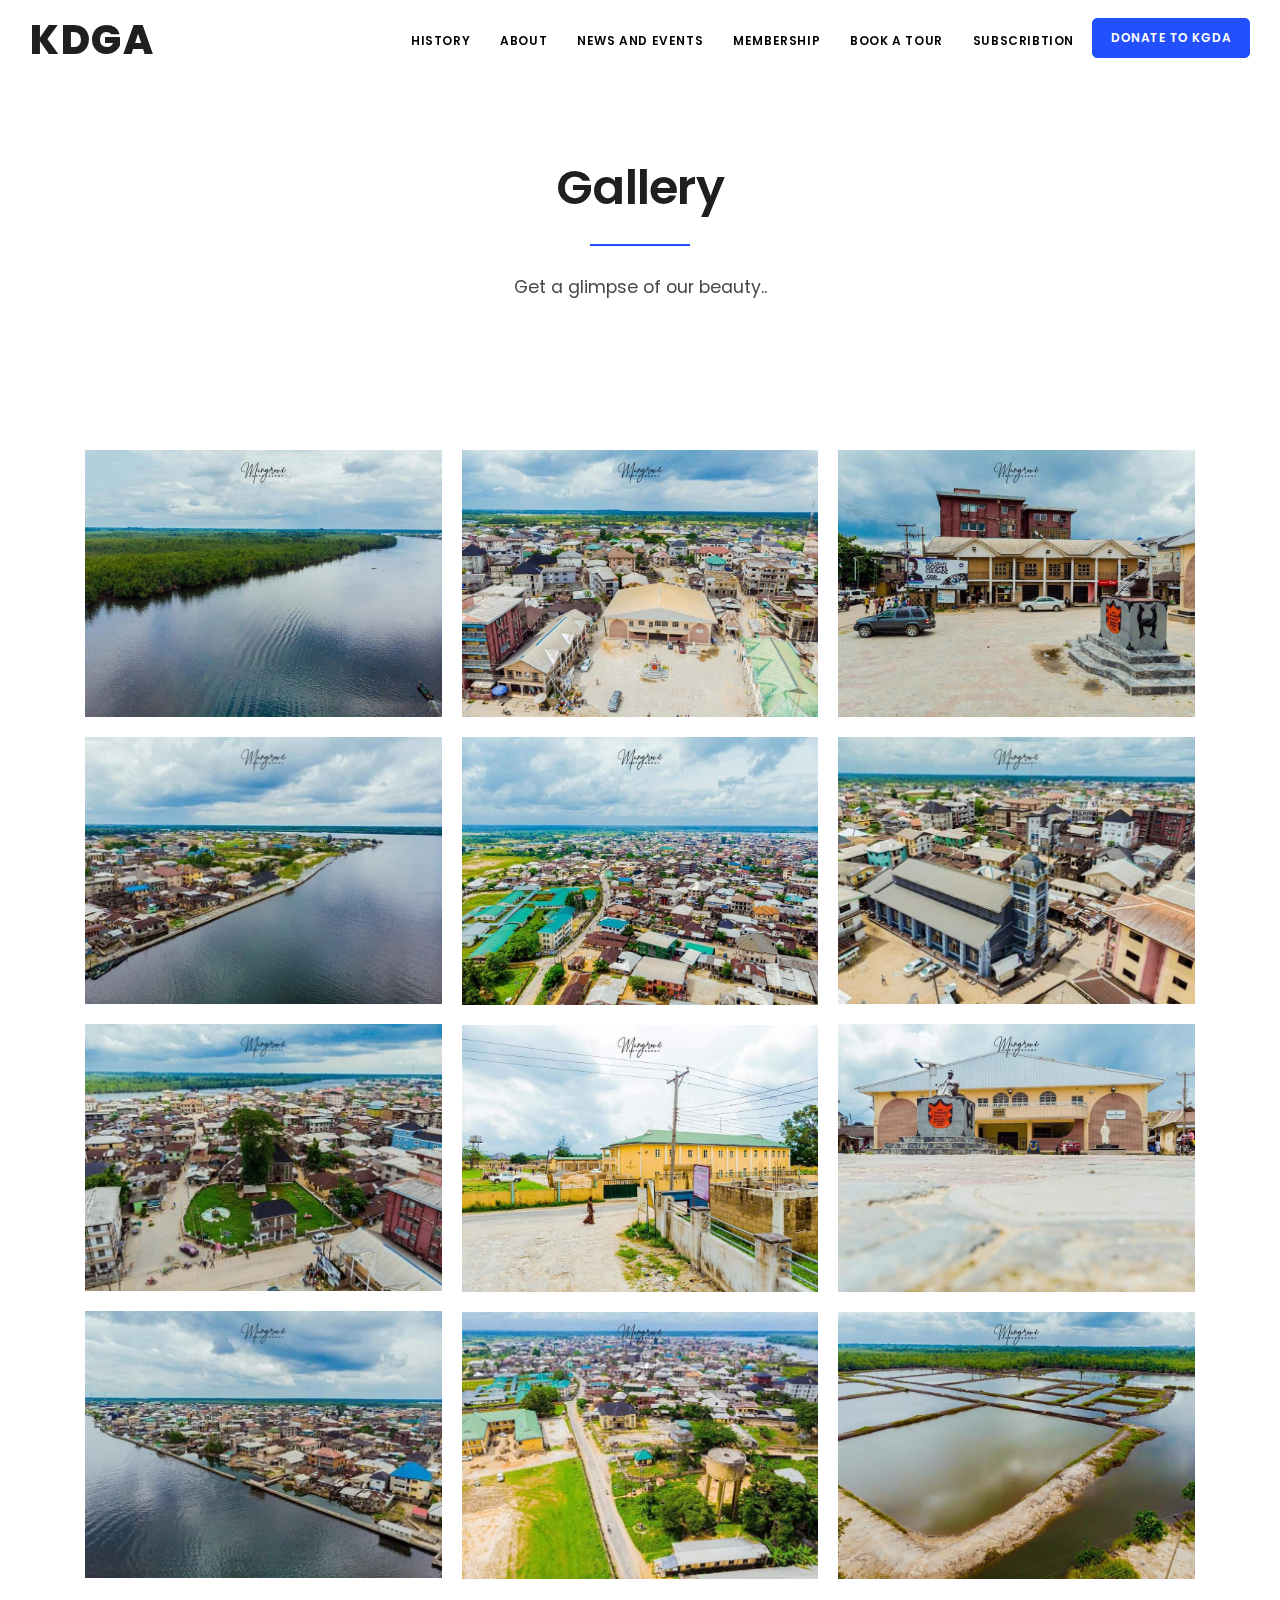
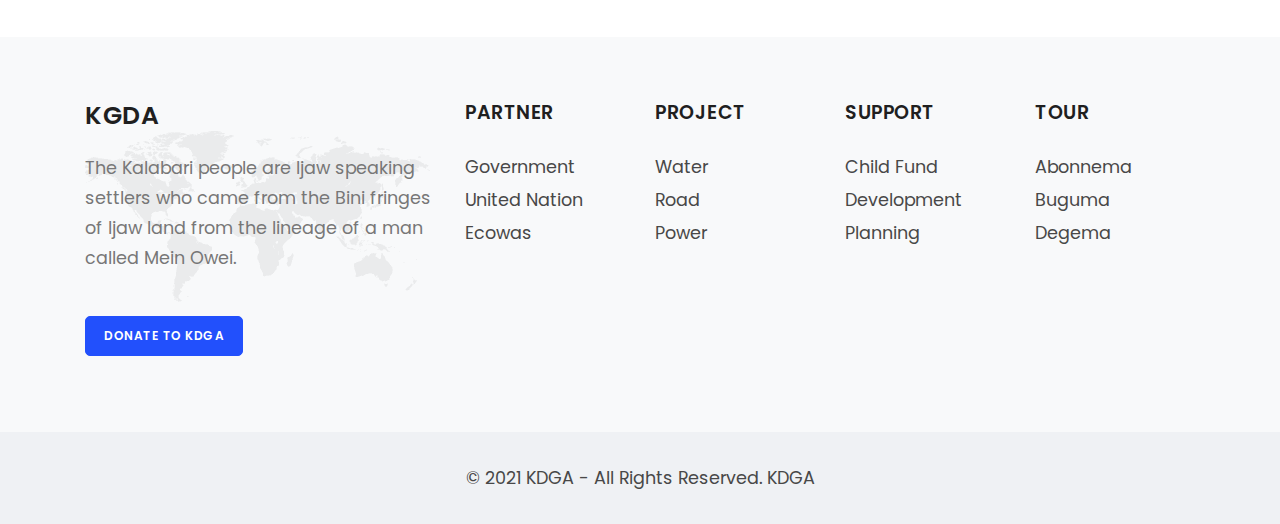
<file: gallery.html>
<!DOCTYPE html>
<html lang="en">
<head>
    <meta name="viewport" content="width=device-width, initial-scale=1">
    <meta http-equiv="content-type" content="text/html; charset=utf-8">    <meta name="author" content="INSPIRO">    
	<meta name="description" content="KDGA">
    <link rel="icon" type="image/png" href="images/favicon.png">   
    <meta http-equiv="X-UA-Compatible" content="IE=edge">
    <!-- Document title -->
    <title>KDGA</title>
    <!-- Stylesheets & Fonts -->
    <link href="css/plugins.css" rel="stylesheet">
    <link href="css/style.css" rel="stylesheet">
</head>

<body>
    <!-- Body Inner -->
    <div class="body-inner">
        <!-- Header -->
        <header id="header" data-fullwidth="true">
            <div class="header-inner">
                <div class="container">
                    <!--Logo-->
                    <div id="logo">
                        <a href="index.html">
                            <span class="logo-default">KDGA</span>
                            <span class="logo-dark">KDGA</span>
                        </a>
                    </div>
                    <!--End: Logo-->
                    <!-- Search -->
                    <div id="search"><a id="btn-search-close" class="btn-search-close" aria-label="Close search form"><i class="icon-x"></i></a>
                        <form class="search-form" action="search-results-page.html" method="get">
                            <input class="form-control" name="q" type="text" placeholder="Type &amp; Search...">
                            <span class="text-muted">Start typing &amp; press "Enter" or "ESC" to close</span>
                        </form>
                    </div>
                    <!-- end: search -->
                   
                    <!--Navigation Resposnive Trigger-->
                    <div id="mainMenu-trigger">
                        <a class="lines-button x"><span class="lines"></span></a>
                    </div>
                    <!--end: Navigation Resposnive Trigger-->
                    <!--Navigation-->
                    <div id="mainMenu">
                        <div class="container">
                            <nav>
                                <ul>
                                    <li><a href="history.html">History</a></li>
                                    <li><a href="about.html">About</a></li>
                                    <li class=""><a href="#">News and Events</a>
                                    </li>
                                    <li class=""><a href="membership.html">Membership</a>
                                    </li>
                                    <li class=""><a href="book_a_tour.html">Book a Tour</a>
                                    </li>
                                    <li class=""><a href="subscription.html">Subscribtion</a>
                                    </li>
                                    <li>
                                        <div class="navbar-buttons"><a class="btn " href="donate.html">
                                            <span class=""></span>Donate to KGDA</a></div>
                                    </li>
                                </ul>
                            </nav>
                        </div>
                    </div>
                    <!--end: Navigation-->
                </div>
            </div>
        </header>
        <!-- end: Header -->
        <section>
            <div class="container">
                <div class="heading-text heading-section text-center">
                    <h2 class="display-1"><strong>Gallery</strong> </h2>
                    <span class="lead">Get a glimpse of our beauty..</span>
                </div>
                
            </div>
        </section>

        <section id="page-content">
            <div class="container">
                <!-- Gallery -->
                <div class="grid-layout grid-3-columns grid-loaded" data-margin="20" data-item="grid-item" data-lightbox="gallery" style="margin: 0px -20px -20px 0px; position: relative; height: 773.907px;">
                    <div class="grid-item" style="padding: 0px 20px 20px 0px; position: absolute; left: 0px; top: 0px;">
                        <a class="image-hover-zoom" href="images/gallary.jpeg" data-lightbox="gallery-image"><img src="images/gallary.jpeg"></a>
                    </div>
                    <div class="grid-item" style="padding: 0px 20px 20px 0px; position: absolute; left: 376.656px; top: 0px;">
                        <a class="image-hover-zoom" href="images/gallary1.jpeg" data-lightbox="gallery-image"><img src="images/gallary1.jpeg"></a>
                    </div>
                    <div class="grid-item" style="padding: 0px 20px 20px 0px; position: absolute; left: 753.312px; top: 0px;">
                        <a class="image-hover-zoom" href="images/gallary2.jpeg" data-lightbox="gallery-image"><img src="images/gallary2.jpeg"></a>
                    </div>
                    <div class="grid-item" style="padding: 0px 20px 20px 0px; position: absolute; left: 0px; top: 257.969px;">
                        <a class="image-hover-zoom" href="images/gallary3.jpeg" data-lightbox="gallery-image"><img src="images/gallary3.jpeg"></a>
                    </div>
                    <div class="grid-item" style="padding: 0px 20px 20px 0px; position: absolute; left: 376.656px; top: 257.969px;">
                        <a class="image-hover-zoom" href="images/gallary4.jpeg" data-lightbox="gallery-image"><img src="images/gallary4.jpeg"></a>
                    </div>
                    <div class="grid-item" style="padding: 0px 20px 20px 0px; position: absolute; left: 753.312px; top: 257.969px;">
                        <a class="image-hover-zoom" href="images/gallary5.jpeg" data-lightbox="gallery-image"><img src="images/gallary5.jpeg"></a>
                    </div>
                    <div class="grid-item" style="padding: 0px 20px 20px 0px; position: absolute; left: 0px; top: 515.938px;">
                        <a class="image-hover-zoom" href="images/gallary6.jpeg" data-lightbox="gallery-image"><img src="images/gallary6.jpeg"></a>
                    </div>
                    <div class="grid-item" style="padding: 0px 20px 20px 0px; position: absolute; left: 376.656px; top: 515.938px;">
                        <a class="image-hover-zoom" href="images/gallary7.jpeg" data-lightbox="gallery-image"><img src="images/gallary7.jpeg"></a>
                    </div>
                    <div class="grid-item" style="padding: 0px 20px 20px 0px; position: absolute; left: 753.312px; top: 515.938px;">
                        <a class="image-hover-zoom" href="images/gallary8.jpeg" data-lightbox="gallery-image"><img src="images/gallary8.jpeg"></a>
                    </div>
                    <div class="grid-item" style="padding: 0px 20px 20px 0px; position: absolute; left: 753.312px; top: 515.938px;">
                        <a class="image-hover-zoom" href="images/gallary9.jpeg" data-lightbox="gallery-image"><img src="images/gallary9.jpeg"></a>
                    </div>
                    <div class="grid-item" style="padding: 0px 20px 20px 0px; position: absolute; left: 753.312px; top: 515.938px;">
                        <a class="image-hover-zoom" href="images/tour1.jpeg" data-lightbox="gallery-image"><img src="images/tour1.jpeg"></a>
                    </div>
                    <div class="grid-item" style="padding: 0px 20px 20px 0px; position: absolute; left: 753.312px; top: 515.938px;">
                        <a class="image-hover-zoom" href="images/kalabari.jpeg" data-lightbox="gallery-image"><img src="images/kalabari.jpeg"></a>
                    </div>
                <div class="grid-loader"></div></div>
                <!-- end: Gallery -->
            </div>
        </section>
       
             <!-- Footer -->
         <footer id="footer">
            <div class="footer-content">
                <div class="container">
                    <div class="row">
                        <div class="col-lg-4">
                            <div class="widget" style="background-image: url('images/world-map-dark.png'); background-position: 50% 20px; background-repeat: no-repeat">
                                <div class="widget-title" > <h3><strong> KGDA</strong></h3></div>
                                <p class="mb-5 lead ">The Kalabari people are Ijaw speaking settlers who came from the Bini fringes of Ijaw land from the lineage of a man called Mein Owei.</p>
                                <a href="donate.html" class="btn btn-inverted" target="_blank">DONATE TO KDGA</a>
                            </div>
                        </div>
                        <div class="col-6 col-md-3 col-xl-2 ">
                            <!-- Footer widget area 1 -->
                            <div class="widget-title " >
                                <h4>PARTNER</h4>
                                <ul class="list pt-3">
                                    <li><a class="lead" href="#">Government</a></li>
                                    <li><a class="lead" href="#">United Nation</a></li>
                                    <li><a class="lead" href="#">Ecowas</a></li>
                                </ul>
                            </div>
                            <!-- end: Footer widget area 1 -->
                        </div>
                        <div class="col-6 col-md-3 col-xl-2 ">
                            <!-- Footer widget area 1 -->
                            <div class="widget-title">
                                <h4>PROJECT</h4>
                                <ul class="list pt-3">
                                    <li><a class="lead" href="#"> Water</a></li>
                                    <li><a class="lead" href="#">Road</a></li>
                                    <li><a class="lead" href="#">Power</a></li>
                                </ul>
                            </div>
                            <!-- end: Footer widget area 1 -->
                        </div>
                        <div class="col-6 col-md-3 col-xl-2">
                            <!-- Footer widget area 2 -->
                            <div class="widget-title ">
                                <h4>SUPPORT</h4>
                                <ul class="list pt-3">
                                    <li><a class="lead" href="#">Child Fund</a></li>
                                    <li><a class="lead" href="#">Development</a></li>
                                    <li><a class="lead" href="#">Planning</a></li>
                                </ul>
                            </div>
                            <!-- end: Footer widget area 2 -->
                        </div>
                        <div class="col-6 col-md-6 col-xl-2">
                            <!-- Footer widget area 3 -->
                            <div class="widget-title">
                                <h4>TOUR</h4>
                                <ul class="list pt-3">
                                    <li><a class="lead" href="#">Abonnema</a></li>
                                    <li><a class="lead" href="#">Buguma</a></li>
                                    <li><a class="lead" href="#">Degema</a></li>
                                   
                                </ul>
                            </div>
                            <!-- end: Footer widget area 3 -->
                        </div>
                    </div>
                </div>
            </div>
            <div class="copyright-content">
                <div class="container">
                    <div class="copyright-text text-center lead">&copy; 2021 KDGA - All Rights Reserved.<a href="//www.inspiro-media.com" target="_blank" rel="noopener"> KDGA </a> </div>
                </div>
            </div>
        </footer>
        <!-- end: Footer -->
    </div>
    <!-- end: Body Inner -->
    <!-- Scroll top -->
    <a id="scrollTop"><i class="icon-chevron-up"></i><i class="icon-chevron-up"></i></a>
    <!--Plugins-->
    <script src="js/jquery.js"></script>
    <script src="js/plugins.js"></script>
    <!--Template functions-->
    <script src="js/functions.js"></script>


</body>

</html>
</file>
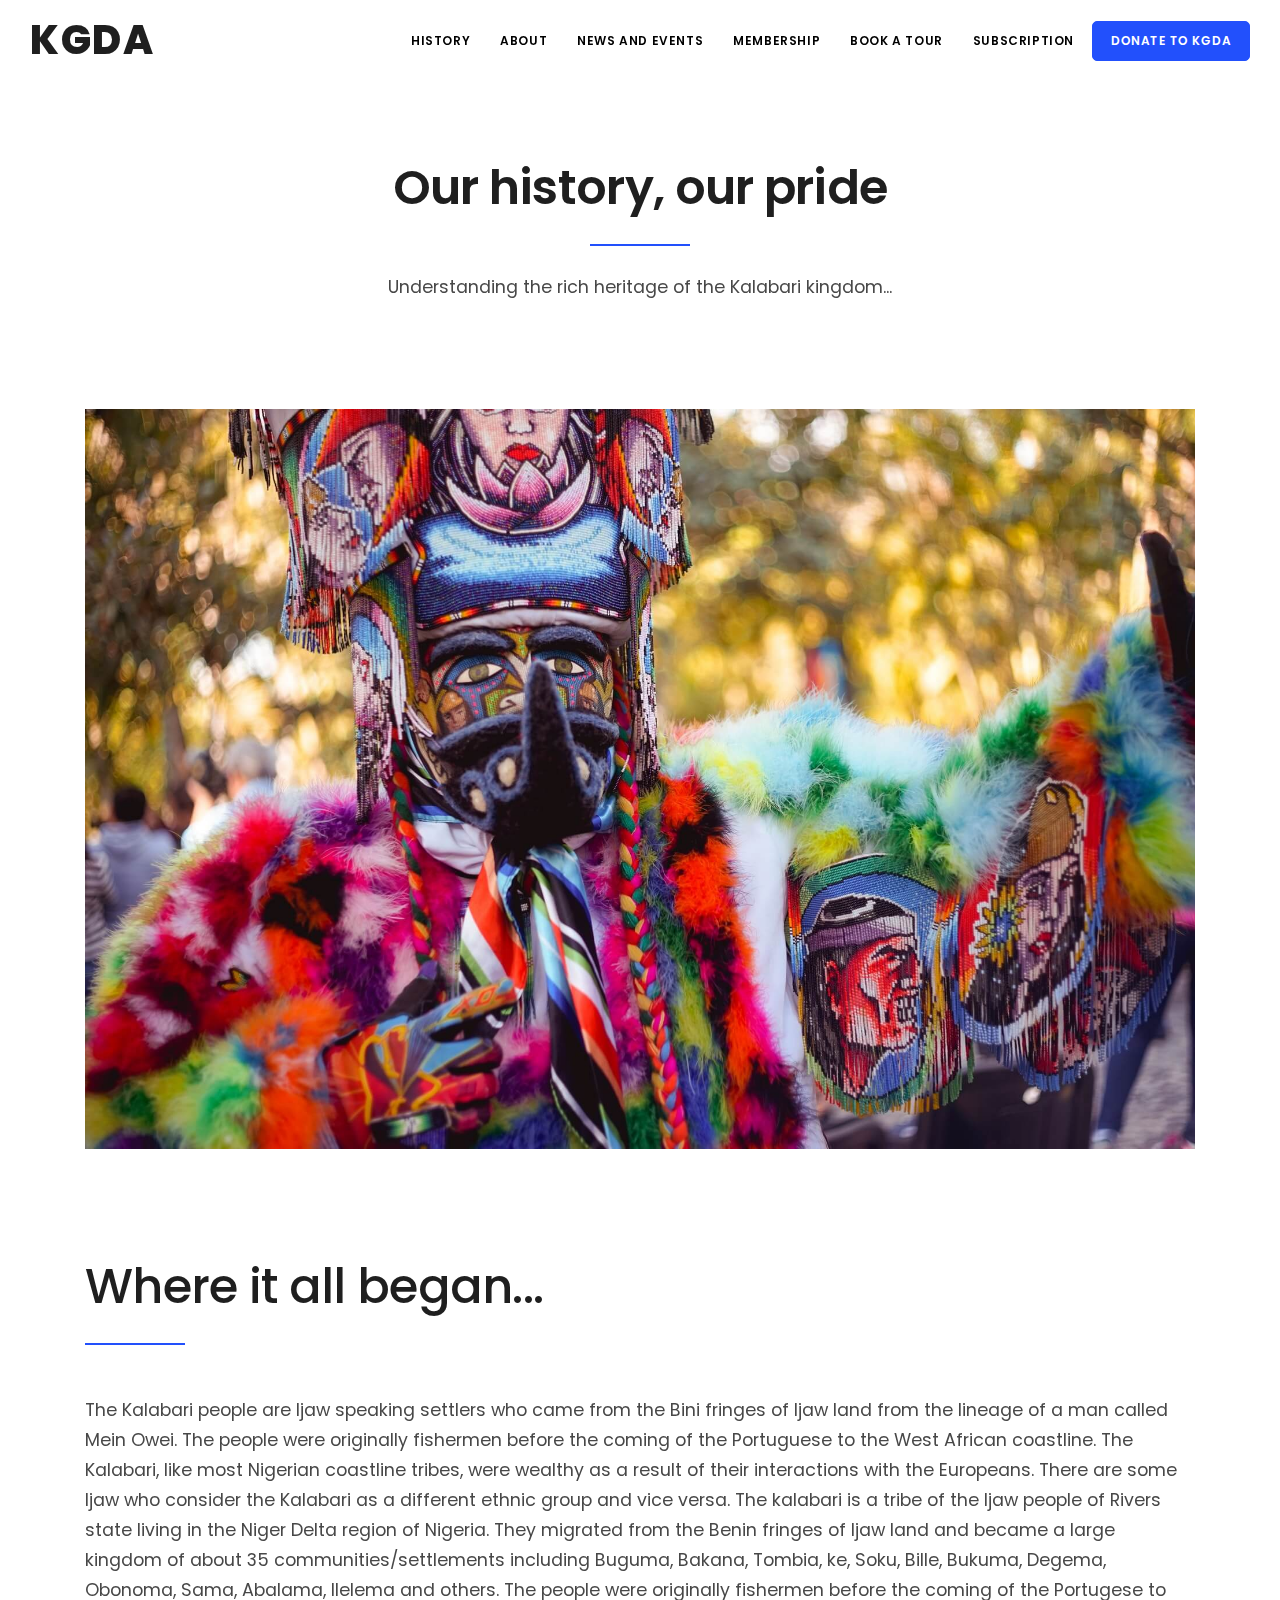
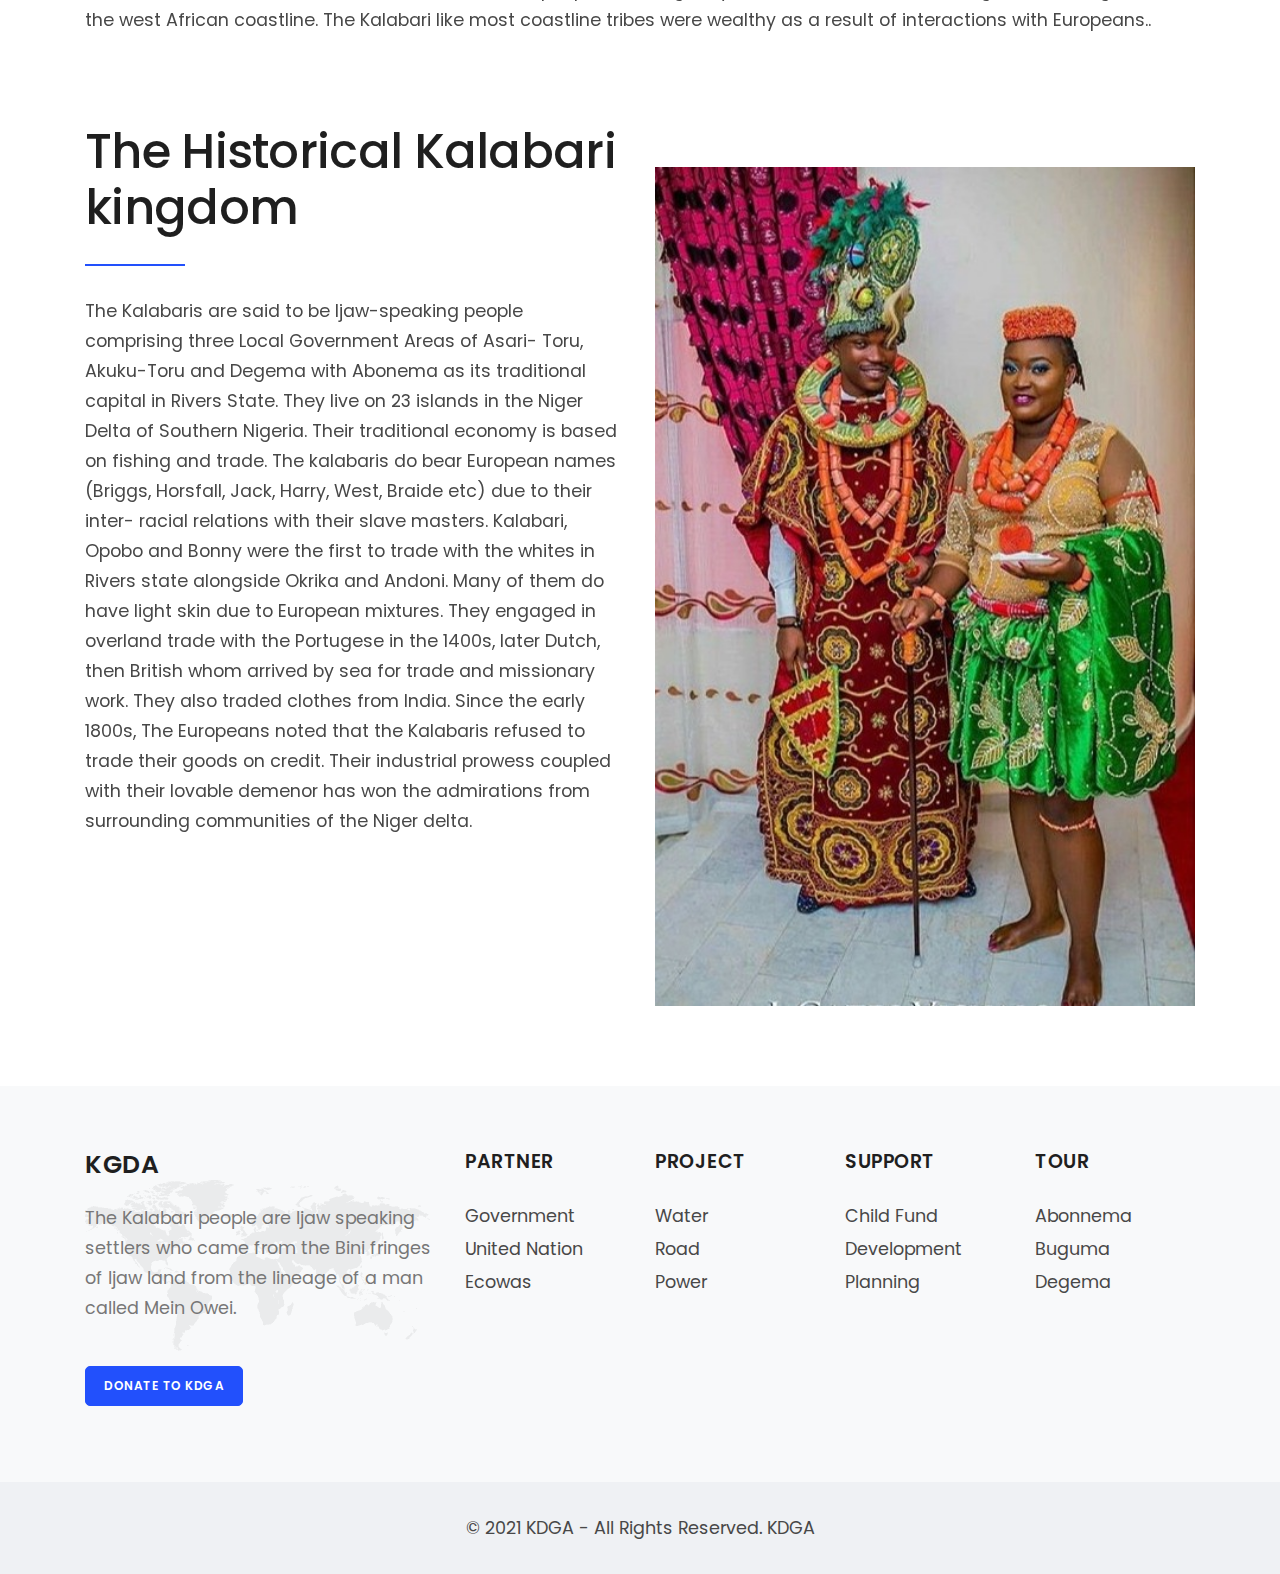
<file: history.html>
<html lang="en"><head>
    <meta name="viewport" content="width=device-width, initial-scale=1">
    <meta http-equiv="content-type" content="text/html; charset=utf-8">    <meta name="author" content="INSPIRO">    
	<meta name="description" content="Themeforest Template Polo, html template">
    <link rel="icon" type="image/png" href="images/favicon.png">   
    <meta http-equiv="X-UA-Compatible" content="IE=edge">
    <!-- Document title -->
    <title>KGDA</title>
    <!-- Stylesheets & Fonts -->
    <link href="css/plugins.css" rel="stylesheet">
    <link href="css/style.css" rel="stylesheet">
</head>

<body>
    <!-- Body Inner -->
    <div class="body-inner">
        <!-- Header -->
        <header id="header" data-fullwidth="true">
            <div class="header-inner">
                <div class="container">
                    <!--Logo-->
                    <div id="logo">
                        <a href="index.html">
                            <span class="logo-default">KGDA</span>
                            <span class="logo-dark">KGDA</span>
                        </a>
                    </div>
                    <!--End: Logo-->
                    <!-- Search -->
                    <div id="search"><a id="btn-search-close" class="btn-search-close" aria-label="Close search form"><i class="icon-x"></i></a>
                        <form class="search-form" action="search-results-page.html" method="get">
                            <input class="form-control" name="q" type="text" placeholder="Type &amp; Search...">
                            <span class="text-muted">Start typing &amp; press "Enter" or "ESC" to close</span>
                        </form>
                    </div>
                    <!-- end: search -->
                   
                    <!--Navigation Resposnive Trigger-->
                    <div id="mainMenu-trigger">
                        <a class="lines-button x"><span class="lines"></span></a>
                    </div>
                    <!--end: Navigation Resposnive Trigger-->
                    <!--Navigation-->
                    <div id="mainMenu">
                        <div class="container">
                            <nav>
                                <ul>
                                    <li><a href="history.html">History</a></li>
                                    <li><a href="about.html">About</a></li>
                                    <li class="dropdown"><a href="index.html#blog">News and Events</a>
                                    </li>
                                    <li class="dropdown"><a href="membership.html">Membership</a>
                                    </li>
                                    <li class="dropdown"><a href="book_a_tour.html">Book a Tour</a>
                                    </li>
                                    <li class="dropdown"><a href="subscription.html">subscription</a>
                                    </li>
                                    <li>
                                        <div class="navbar-buttons pt-4"><a class="btn" href="donate.html">
                                            <span class=""></span>Donate to KGDA</a></div>
                                    </li>
                                </ul>
                            </nav>
                        </div>
                    </div>
                    <!--end: Navigation-->
                </div>
            </div>
        </header>
        <!-- end: Header -->
        <section>
            <div class="container">
                <div class="heading-text heading-section text-center">
                    <h2 class="display-6"><strong>Our history, our pride</strong> </h2>
                    <strong class="lead">Understanding the rich heritage of the Kalabari kingdom...</strong>
                </div>
                
            </div>
        </section>
        <!-- Content -->
        <div id="" class="">
            <div class="container">
                <div class=" grid-2-columns" data-item="grid-item" data-margin="30" data-lightbox="gallery">
                    <div class=" large-width medium-height">
                        <a title="Saiba Chair" data-lightbox="gallery-image" href="images/andres-vera.jpg">
                            <img src="images/andres-vera.jpg">
                        </a>
                    </div>
                    
                </div>
                <hr class="space">
              
            </div>
           
        </div> <!-- end: Content -->

         <!-- Content -->
         <section id="page-content">
            <div class="container">
                <div class="grid-system-demo-live">
                    <div class="row">
                        <div class="col-lg-12 p-b-20">
                            <div class="heading-text heading-section">
                                <h2>Where it all began...</h2>
                            </div>
                        </div>
                        <div class="col-lg-12 lead" style="line-height: 30px;">
                            The Kalabari people are Ijaw speaking settlers who came from the Bini fringes of Ijaw land from the lineage of a man called Mein Owei. The people were originally fishermen before the coming of the Portuguese to the West African coastline.
                            The Kalabari, like most Nigerian coastline tribes, were wealthy as a result of their interactions with the Europeans. There are some Ijaw who consider the Kalabari as a different ethnic group and vice versa.
                            The kalabari is a tribe of the Ijaw people of Rivers state living in the Niger Delta region of Nigeria. They migrated from the Benin fringes of Ijaw land and became a large kingdom of about 35 communities/settlements including Buguma, Bakana, Tombia, ke, Soku, Bille, Bukuma, Degema, Obonoma, Sama, Abalama, Ilelema and others. The people were originally fishermen before the coming of the Portugese to the west African coastline. The Kalabari like most coastline tribes were wealthy as a result of interactions with Europeans.. </div>
                    </div>
                   
                </div>
            </div>
        </section> <!-- end: Content -->

         <!-- end: Page title -->
         <div class="p-b-80">
            <div class="container">
                <div class="row">
                    <div class="col-lg-6">
                        <div class="heading-text heading-section">
                            <h2 class="display-6 pt-2">The Historical Kalabari kingdom</h2>
                            <span class="lead" style="line-height: 30px;"> The Kalabaris are said to be Ijaw-speaking people comprising three Local Govern­ment Areas of Asari- Toru, Akuku-Toru and Degema with Abonema as its traditional capital in Rivers State. They live on 23 islands in the Niger Delta of Southern Nigeria. Their traditional economy is based on fishing and trade.

                                The kalabaris do bear European names (Briggs, Horsfall, Jack, Harry, West, Braide etc) due to their inter- racial relations with their slave masters. Kalabari, Opobo and Bonny were the first to trade with the whites in Rivers state alongside Okrika and Andoni. Many of them do have light skin due to European mixtures.
                                
                                They engaged in overland trade with the Portugese in the 1400s, later Dutch, then British whom arrived by sea for trade and missionary work. They also traded clothes from India. Since the early 1800s, The Europeans noted that the Kalabaris refused to trade their goods on credit. Their industrial prowess coupled with their lovable demenor has won the admirations from surrounding communities of the Niger delta.
                            </span>
                        </div>
                                           </div>
                    <div class="col-lg-6 m-t-50">
                        <img src="images/kalabari-marriage.jpeg" alt="Marriage">
                    </div>
                   
                </div>
            </div>
        </div>
        <!-- end: WELCOME -->
        
        <!-- Footer -->
        <footer id="footer">
            <div class="footer-content">
                <div class="container">
                    <div class="row">
                        <div class="col-lg-4">
                            <div class="widget" style="background-image: url('images/world-map-dark.png'); background-position: 50% 20px; background-repeat: no-repeat">
                                <div class="widget-title" > <h3><strong> KGDA</strong></h3></div>
                                <p class="mb-5 lead ">The Kalabari people are Ijaw speaking settlers who came from the Bini fringes of Ijaw land from the lineage of a man called Mein Owei.</p>
                                <a href="donate.html" class="btn btn-inverted" target="_blank">DONATE TO KDGA</a>
                            </div>
                        </div>
                        <div class="col-6 col-md-3 col-xl-2 ">
                            <!-- Footer widget area 1 -->
                            <div class="widget-title " >
                                <h4>PARTNER</h4>
                                <ul class="list pt-3">
                                    <li><a class="lead" href="#">Government</a></li>
                                    <li><a class="lead" href="#">United Nation</a></li>
                                    <li><a class="lead" href="#">Ecowas</a></li>
                                </ul>
                            </div>
                            <!-- end: Footer widget area 1 -->
                        </div>
                        <div class="col-6 col-md-3 col-xl-2 ">
                            <!-- Footer widget area 1 -->
                            <div class="widget-title">
                                <h4>PROJECT</h4>
                                <ul class="list pt-3">
                                    <li><a class="lead" href="#"> Water</a></li>
                                    <li><a class="lead" href="#">Road</a></li>
                                    <li><a class="lead" href="#">Power</a></li>
                                </ul>
                            </div>
                            <!-- end: Footer widget area 1 -->
                        </div>
                        <div class="col-6 col-md-3 col-xl-2">
                            <!-- Footer widget area 2 -->
                            <div class="widget-title ">
                                <h4>SUPPORT</h4>
                                <ul class="list pt-3">
                                    <li><a class="lead" href="#">Child Fund</a></li>
                                    <li><a class="lead" href="#">Development</a></li>
                                    <li><a class="lead" href="#">Planning</a></li>
                                </ul>
                            </div>
                            <!-- end: Footer widget area 2 -->
                        </div>
                        <div class="col-6 col-md-6 col-xl-2">
                            <!-- Footer widget area 3 -->
                            <div class="widget-title">
                                <h4>TOUR</h4>
                                <ul class="list pt-3">
                                    <li><a class="lead" href="#">Abonnema</a></li>
                                    <li><a class="lead" href="#">Buguma</a></li>
                                    <li><a class="lead" href="#">Degema</a></li>
                                   
                                </ul>
                            </div>
                            <!-- end: Footer widget area 3 -->
                        </div>
                    </div>
                </div>
            </div>
            <div class="copyright-content">
                <div class="container">
                    <div class="copyright-text text-center lead">&copy; 2021 KDGA - All Rights Reserved.<a href="//www.inspiro-media.com" target="_blank" rel="noopener"> KDGA </a> </div>
                </div>
            </div>
        </footer>
        <!-- end: Footer -->
    </div>
    <!-- end: Body Inner -->
    <!-- Scroll top -->
    <a id="scrollTop"><i class="icon-chevron-up"></i><i class="icon-chevron-up"></i></a>
    <!--Plugins-->
    <script src="js/jquery.js"></script>
    <script src="js/plugins.js"></script>
    <!--Template functions-->
    <script src="js/functions.js"></script>


</body></html>
</file>
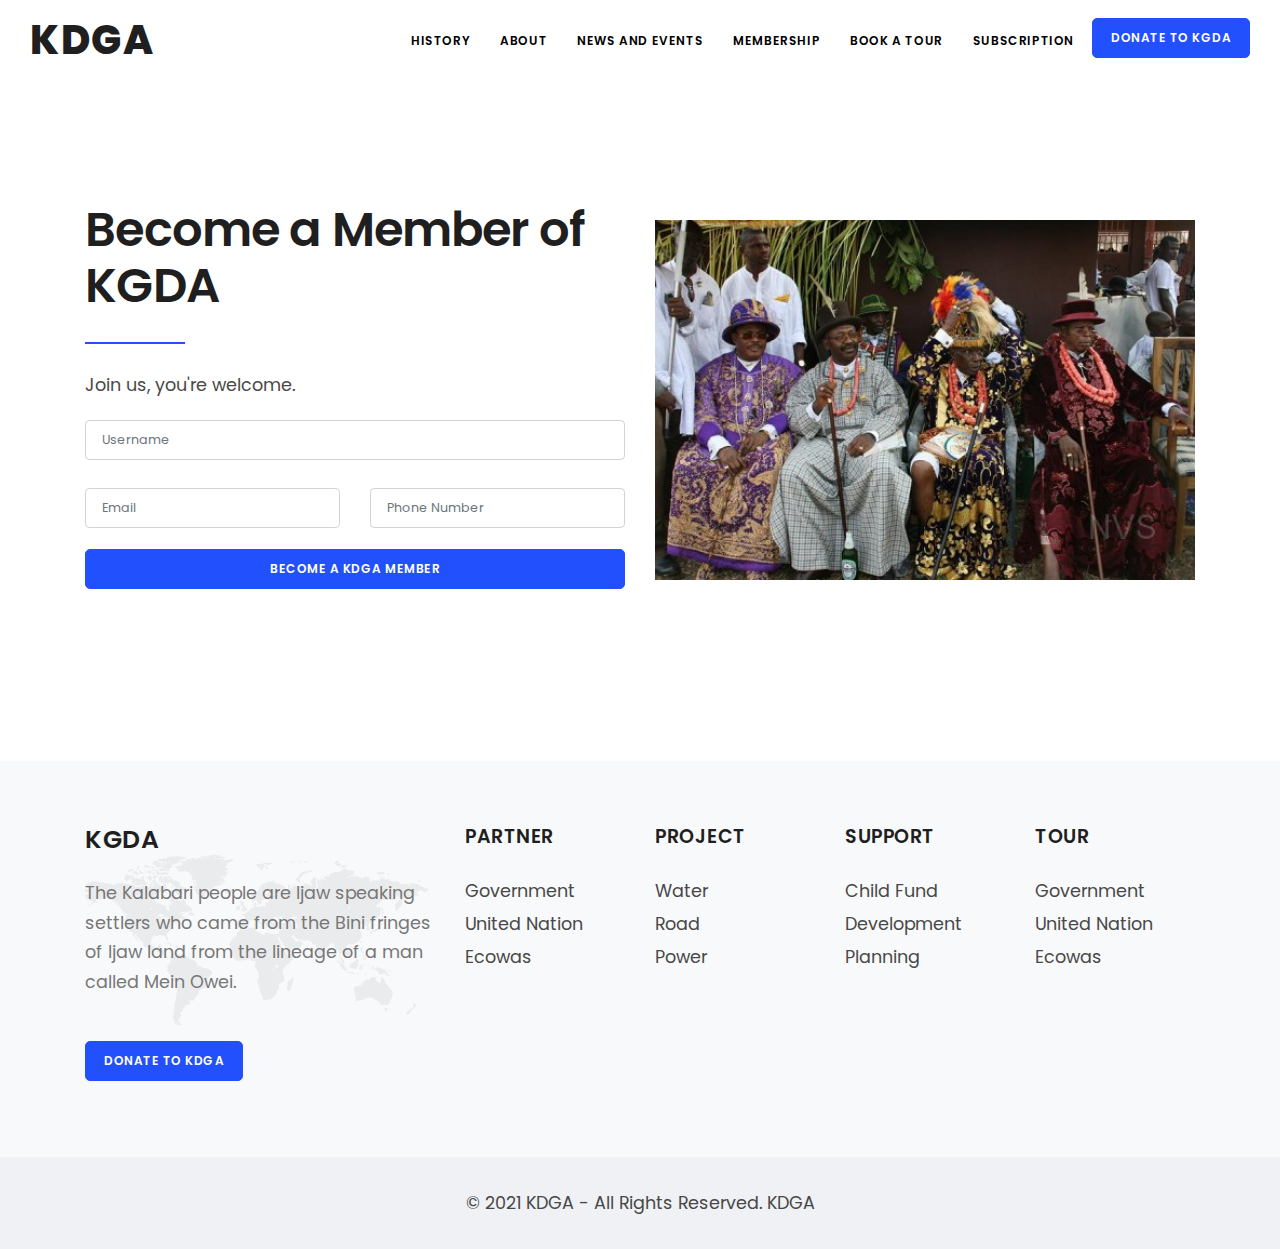
<file: membership.html>
<!DOCTYPE html>
<html lang="en">
<head>
  <meta name="viewport" content="width=device-width, initial-scale=1">
  <meta http-equiv="content-type" content="text/html; charset=utf-8">    <meta name="author" content="INSPIRO">    
<meta name="description" content="Themeforest Template Polo, html template">
  <link rel="icon" type="image/png" href="images/favicon.png">   
  <meta http-equiv="X-UA-Compatible" content="IE=edge">
  <!-- Document title -->
  <title>KDGA</title>
  <!-- Stylesheets & Fonts -->
  <link href="css/plugins.css" rel="stylesheet">
  <link href="css/style.css" rel="stylesheet">
</head>
<body>
  <!-- Body Inner -->
  <div class="body-inner">
     <!-- Header -->
     <header id="header" data-fullwidth="true">
        <div class="header-inner">
            <div class="container">
                <!--Logo-->
                <div id="logo">
                    <a href="index.html">
                        <span class="logo-default">KDGA</span>
                        <span class="logo-dark">KDGA</span>
                    </a>
                </div>
                <!--End: Logo-->
                <!-- Search -->
                <div id="search"><a id="btn-search-close" class="btn-search-close" aria-label="Close search form"><i class="icon-x"></i></a>
                    <form class="search-form" action="search-results-page.html" method="get">
                        <input class="form-control" name="q" type="text" placeholder="Type &amp; Search...">
                        <span class="text-muted">Start typing &amp; press "Enter" or "ESC" to close</span>
                    </form>
                </div>
                <!-- end: search -->
               
                <!--Navigation Resposnive Trigger-->
                <div id="mainMenu-trigger">
                    <a class="lines-button x"><span class="lines"></span></a>
                </div>
                <!--end: Navigation Resposnive Trigger-->
                <!--Navigation-->
                <div id="mainMenu">
                    <div class="container">
                        <nav>
                            <ul>
                                <li><a href="history.html">History</a></li>
                                <li><a href="about.html">About</a></li>
                                <li class=""><a href="index.html#blog">News and Events</a>
                                </li>
                                <li class=""><a href="membership.html">Membership</a>
                                </li>
                                <li class=""><a href="book_a_tour.html">Book a Tour</a>
                                </li>
                                <li class=""><a href="subscription.html">Subscription</a>
                                </li>
                                <li>
                                    <div class="navbar-buttons"><a class="btn" href="donate.html">
                                        <span class=""></span>Donate to KGDA</a></div>
                                </li>
                            </ul>
                        </nav>
                    </div>
                </div>
                <!--end: Navigation-->
            </div>
        </div>
    </header>
    <!-- end: Header -->
       <!-- Section -->
       <section class="p-b-100">
          <div class="container">
              <div class="row">
                  <div class="col-lg-6 py-5">
                      <div class="heading-text heading-section">
                          <h2 class="display-6"><strong>Become a Member of KGDA</strong> </h2>
                          
                          <span class="lead">Join us, you're welcome.</span>
                          <form class="pt-4">
                              <div class="form-group">
                                  <label class="sr-only">Name</label>
                                  <input type="text" placeholder="Username" class="form-control  form-control-lg">
                              </div>
                              <div class="row pt-3">
                                  <div class="col">
                                    <input type="text" class="form-control form-control-lg" placeholder="Email">
                                  </div>
                                  <div class="col">
                                    <input type="text" class="form-control form-control-lg" placeholder="Phone Number">
                                  </div>
                                </div>
                              
                              <div class="form-group pt-4">
                                  <button class="btn btn-block" type="button">Become a KDGA Member</button>
                              </div>
                          </form>
                      </div>
                      <!-- <div class="pl-2 pb-5"><a href="#welcome" class="btn">Explore more</a></div> -->
                  </div>
                  <div class="col-lg-6 m-t-60">
                      <img src="images/chiefs.jpg" alt="membership_image">
                  </div>
                 
              </div>
          </div>
      </section>
     
      <!-- end: Section -->
     
          <!-- Footer -->
          <footer id="footer">
            <div class="footer-content">
                <div class="container">
                    <div class="row">
                        <div class="col-lg-4">
                            <div class="widget" style="background-image: url('images/world-map-dark.png'); background-position: 50% 20px; background-repeat: no-repeat">
                                <div class="widget-title" > <h3><strong> KGDA</strong></h3></div>
                                <p class="mb-5 lead ">The Kalabari people are Ijaw speaking settlers who came from the Bini fringes of Ijaw land from the lineage of a man called Mein Owei.</p>
                                <a href="donate.html" class="btn btn-inverted" target="_blank">DONATE TO KDGA</a>
                            </div>
                        </div>
                        <div class="col-6 col-md-3 col-xl-2 ">
                            <!-- Footer widget area 1 -->
                            <div class="widget-title " >
                                <h4>PARTNER</h4>
                                <ul class="list pt-3">
                                    <li><a class="lead" href="#">Government</a></li>
                                    <li><a class="lead" href="#">United Nation</a></li>
                                    <li><a class="lead" href="#">Ecowas</a></li>
                                </ul>
                            </div>
                            <!-- end: Footer widget area 1 -->
                        </div>
                        <div class="col-6 col-md-3 col-xl-2 ">
                            <!-- Footer widget area 1 -->
                            <div class="widget-title">
                                <h4>PROJECT</h4>
                                <ul class="list pt-3">
                                    <li><a class="lead" href="#"> Water</a></li>
                                    <li><a class="lead" href="#">Road</a></li>
                                    <li><a class="lead" href="#">Power</a></li>
                                </ul>
                            </div>
                            <!-- end: Footer widget area 1 -->
                        </div>
                        <div class="col-6 col-md-3 col-xl-2">
                            <!-- Footer widget area 2 -->
                            <div class="widget-title ">
                                <h4>SUPPORT</h4>
                                <ul class="list pt-3">
                                    <li><a class="lead" href="#">Child Fund</a></li>
                                    <li><a class="lead" href="#">Development</a></li>
                                    <li><a class="lead" href="#">Planning</a></li>
                                </ul>
                            </div>
                            <!-- end: Footer widget area 2 -->
                        </div>
                        <div class="col-6 col-md-6 col-xl-2">
                            <!-- Footer widget area 3 -->
                            <div class="widget-title">
                                <h4>TOUR</h4>
                                <ul class="list pt-3">
                                    <li><a class="lead" href="#">Government</a></li>
                                    <li><a class="lead" href="#">United Nation</a></li>
                                    <li><a class="lead" href="#">Ecowas</a></li>
                                </ul>
                            </div>
                            <!-- end: Footer widget area 3 -->
                        </div>
                    </div>
                </div>
            </div>
            <div class="copyright-content">
                <div class="container">
                    <div class="copyright-text text-center lead">&copy; 2021 KDGA - All Rights Reserved.<a href="//www.inspiro-media.com" target="_blank" rel="noopener"> KDGA </a> </div>
                </div>
            </div>
        </footer>
        <!-- end: Footer -->
  </div>
  <!-- end: Body Inner -->
  <!-- Scroll top -->
  <a id="scrollTop"><i class="icon-chevron-up"></i><i class="icon-chevron-up"></i></a>
  <!--Plugins-->
  <script src="js/jquery.js"></script>
  <script src="js/plugins.js"></script>
  <!--Template functions-->
  <script src="js/functions.js"></script>


</body>
</html>
</file>
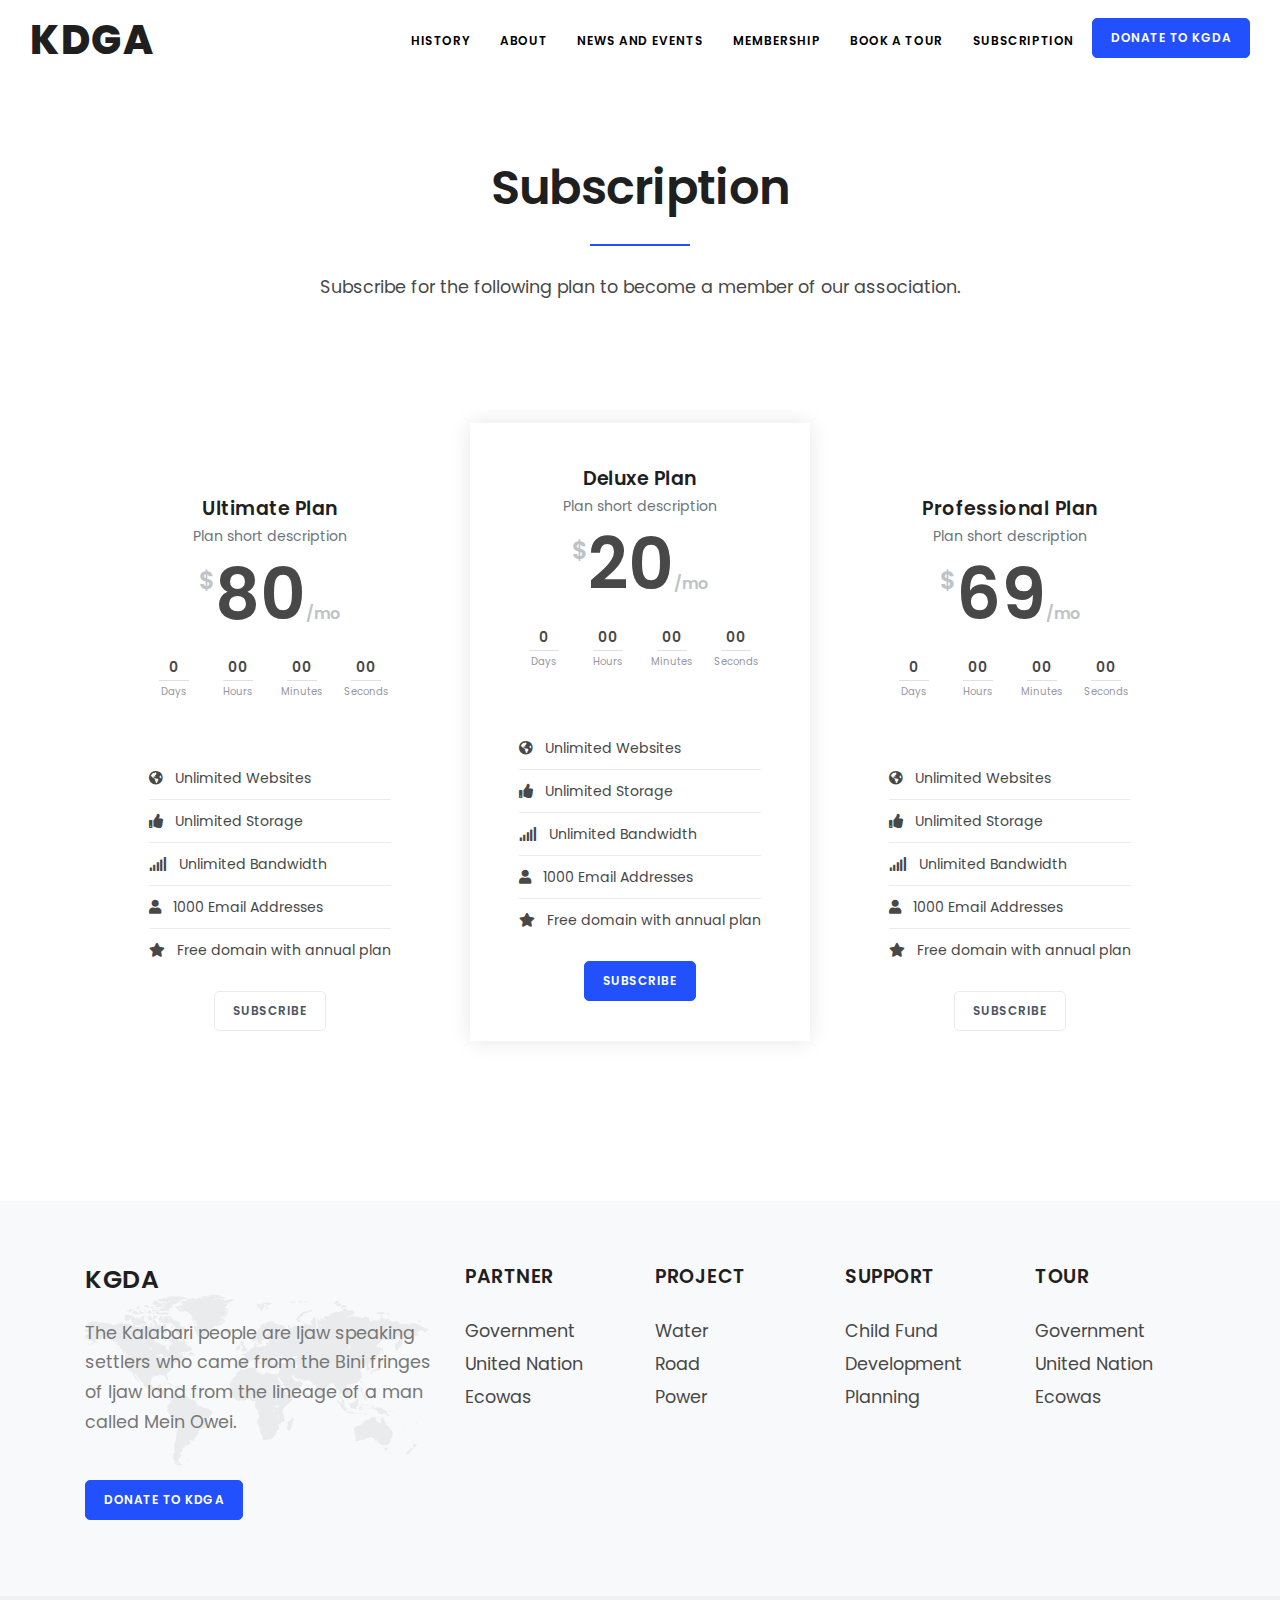
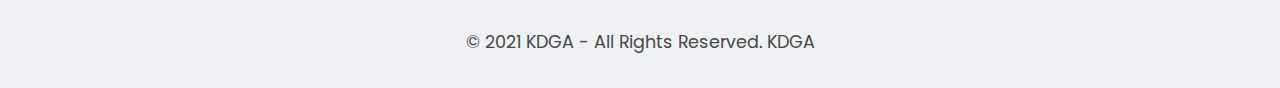
<file: subscription.html>
<!DOCTYPE html>
<html lang="en">
<head>
    <meta name="viewport" content="width=device-width, initial-scale=1">
    <meta http-equiv="content-type" content="text/html; charset=utf-8">    <meta name="author" content="KDGA">    
	<meta name="description" content="KDGA">
    <link rel="icon" type="image/png" href="images/favicon.png">   
    <meta http-equiv="X-UA-Compatible" content="IE=edge">
    <!-- Document title -->
    <title>KDGA</title>
    <!-- Stylesheets & Fonts -->
    <link href="css/plugins.css" rel="stylesheet">
    <link href="css/style.css" rel="stylesheet">
</head>
<body class="breakpoint-xl b--desktop">
    <!-- Body Inner -->
    <div class="body-inner">
        <!-- Header -->
      <header id="header" data-fullwidth="true">
        <div class="header-inner">
            <div class="container">
                <!--Logo-->
                <div id="logo">
                    <a href="index.html">
                        <span class="logo-default">KDGA</span>
                        <span class="logo-dark">KDGA</span>
                    </a>
                </div>
                <!--End: Logo-->
                <!-- Search -->
                <div id="search"><a id="btn-search-close" class="btn-search-close" aria-label="Close search form"><i class="icon-x"></i></a>
                    <form class="search-form" action="search-results-page.html" method="get">
                        <input class="form-control" name="q" type="text" placeholder="Type &amp; Search...">
                        <span class="text-muted">Start typing &amp; press "Enter" or "ESC" to close</span>
                    </form>
                </div>
                <!-- end: search -->
               
                <!--Navigation Resposnive Trigger-->
                <div id="mainMenu-trigger">
                    <a class="lines-button x"><span class="lines"></span></a>
                </div>
                <!--end: Navigation Resposnive Trigger-->
                <!--Navigation-->
                <div id="mainMenu">
                    <div class="container">
                        <nav>
                            <ul>
                                <li><a href="index.html"> History</a></li>
                                <li><a href="about.html">About</a></li>
                                <li class=""><a href="index.html#blog">News and Events</a>
                                </li>
                                <li class=""><a href="membership.html">Membership</a>
                                </li>
                                <li class=""><a href="book_a_tour.html">Book a Tour</a>
                                </li>
                                <li class=""><a href="subscription.html">Subscription</a>
                                </li>
                                <li>
                                    <div class="navbar-buttons"><a class="btn" href="donate.html">
                                        <span class=""></span>Donate to KGDA</a></div>
                                </li>
                            </ul>
                        </nav>
                    </div>
                </div>
                <!--end: Navigation-->
            </div>
        </div>
    </header>
    <!-- end: Header -->
        
    
        <!-- Pricing Table Default -->
        <div id="">
            <div class="container">
                <!-- Pricing Table -->
                <!-- content -->
        <section>
            <div class="container">
                <div class="heading-text heading-section text-center">
                    <h2 class="display-6"><strong>Subscription</strong> </h2>
                    <span class="lead">Subscribe for the following plan to become a member of our association.</span>
                </div>
                
            </div>
        </section>
        <!-- Content -->
                <div class="row pricing-table pt-5">
                    <div class="col-lg-4 col-md-12 col-12">
                        <div class="plan">
                            <div class="plan-header">
                                <h4>Ultimate Plan</h4>
                                <p class="text-muted">Plan short description</p>
                                <div class="plan-price"><sup>$</sup>80<span>/mo</span> </div>
                                <div class="countdown small" data-countdown="2019/12/19 11:34:51"><div class="countdown-container"><div class="countdown-box"><div class="number">0</div><span>Days</span></div><div class="countdown-box"><div class="number">00</div><span>Hours</span></div><div class="countdown-box"><div class="number">00</div><span>Minutes</span></div><div class="countdown-box"><div class="number">00</div><span>Seconds</span></div></div></div>
                            </div>
                            <div class="plan-list">
                                <ul>
                                    <li><i class="fas fa-globe-americas"></i>Unlimited Websites</li>
                                    <li><i class="fa fa-thumbs-up"></i>Unlimited Storage</li>
                                    <li><i class="fa fa-signal"></i>Unlimited Bandwidth</li>
                                    <li><i class="fa fa-user"></i>1000 Email Addresses</li>
                                    <li><i class="fa fa-star"></i>Free domain with annual plan</li>
                                    
                                </ul>
                                <div class="plan-button">
                                    <a href="#" class="btn btn-light">Subscribe</a>
                                </div>
                            </div>
                        </div>
                    </div>
                    <div class="col-lg-4 col-md-12 col-12">
                        <div class="plan featured">
                            <div class="plan-header">
                                <h4>Deluxe Plan</h4>
                                <p class="text-muted">Plan short description</p>
                                <div class="plan-price"><sup>$</sup>20<span>/mo</span> </div>
                                <div class="countdown small" data-countdown="2019/08/11 11:34:51"><div class="countdown-container"><div class="countdown-box"><div class="number">0</div><span>Days</span></div><div class="countdown-box"><div class="number">00</div><span>Hours</span></div><div class="countdown-box"><div class="number">00</div><span>Minutes</span></div><div class="countdown-box"><div class="number">00</div><span>Seconds</span></div></div></div>
                            </div>
                            <div class="plan-list">
                                <ul>
                                    <li><i class="fas fa-globe-americas"></i>Unlimited Websites</li>
                                    <li><i class="fa fa-thumbs-up"></i>Unlimited Storage</li>
                                    <li><i class="fa fa-signal"></i>Unlimited Bandwidth</li>
                                    <li><i class="fa fa-user"></i>1000 Email Addresses</li>
                                    <li><i class="fa fa-star"></i>Free domain with annual plan</li>
                                   
                                </ul>
                                <div class="plan-button">
                                    <a href="#" class="btn">Subscribe</a>
                                </div>
                            </div>
                        </div>
                    </div>
                    <div class="col-lg-4 col-md-12 col-12">
                        <div class="plan">
                            <div class="plan-header">
                                <h4>Professional Plan</h4>
                                <p class="text-muted">Plan short description</p>
                                <div class="plan-price"><sup>$</sup>69<span>/mo</span> </div>
                                <div class="countdown small" data-countdown="2019/11/15 11:34:51"><div class="countdown-container"><div class="countdown-box"><div class="number">0</div><span>Days</span></div><div class="countdown-box"><div class="number">00</div><span>Hours</span></div><div class="countdown-box"><div class="number">00</div><span>Minutes</span></div><div class="countdown-box"><div class="number">00</div><span>Seconds</span></div></div></div>
                            </div>
                            <div class="plan-list">
                                <ul>
                                    <li><i class="fas fa-globe-americas"></i>Unlimited Websites</li>
                                    <li><i class="fa fa-thumbs-up"></i>Unlimited Storage</li>
                                    <li><i class="fa fa-signal"></i>Unlimited Bandwidth</li>
                                    <li><i class="fa fa-user"></i>1000 Email Addresses</li>
                                    <li><i class="fa fa-star"></i>Free domain with annual plan</li>
                                   
                                </ul>
                                <div class="plan-button">
                                    <a href="#" class="btn btn-light">Subscribe</a>
                                </div>
                            </div>
                        </div>
                    </div>
                </div>
                <!-- end: Pricing Table -->
                <hr class="space">
               
                
            </div>
        
            <!-- Footer -->
         <footer id="footer">
            <div class="footer-content">
                <div class="container">
                    <div class="row">
                        <div class="col-lg-4">
                            <div class="widget" style="background-image: url('images/world-map-dark.png'); background-position: 50% 20px; background-repeat: no-repeat">
                                <div class="widget-title" > <h3><strong> KGDA</strong></h3></div>
                                <p class="mb-5 lead ">The Kalabari people are Ijaw speaking settlers who came from the Bini fringes of Ijaw land from the lineage of a man called Mein Owei.</p>
                                <a href="donate.html" class="btn btn-inverted" target="_blank">DONATE TO KDGA</a>
                            </div>
                        </div>
                        <div class="col-6 col-md-3 col-xl-2 ">
                            <!-- Footer widget area 1 -->
                            <div class="widget-title " >
                                <h4>PARTNER</h4>
                                <ul class="list pt-3">
                                    <li><a class="lead" href="#">Government</a></li>
                                    <li><a class="lead" href="#">United Nation</a></li>
                                    <li><a class="lead" href="#">Ecowas</a></li>
                                </ul>
                            </div>
                            <!-- end: Footer widget area 1 -->
                        </div>
                        <div class="col-6 col-md-3 col-xl-2 ">
                            <!-- Footer widget area 1 -->
                            <div class="widget-title">
                                <h4>PROJECT</h4>
                                <ul class="list pt-3">
                                    <li><a class="lead" href="#"> Water</a></li>
                                    <li><a class="lead" href="#">Road</a></li>
                                    <li><a class="lead" href="#">Power</a></li>
                                </ul>
                            </div>
                            <!-- end: Footer widget area 1 -->
                        </div>
                        <div class="col-6 col-md-3 col-xl-2">
                            <!-- Footer widget area 2 -->
                            <div class="widget-title ">
                                <h4>SUPPORT</h4>
                                <ul class="list pt-3">
                                    <li><a class="lead" href="#">Child Fund</a></li>
                                    <li><a class="lead" href="#">Development</a></li>
                                    <li><a class="lead" href="#">Planning</a></li>
                                </ul>
                            </div>
                            <!-- end: Footer widget area 2 -->
                        </div>
                        <div class="col-6 col-md-6 col-xl-2">
                            <!-- Footer widget area 3 -->
                            <div class="widget-title">
                                <h4>TOUR</h4>
                                <ul class="list pt-3">
                                    <li><a class="lead" href="#">Government</a></li>
                                    <li><a class="lead" href="#">United Nation</a></li>
                                    <li><a class="lead" href="#">Ecowas</a></li>
                                </ul>
                            </div>
                            <!-- end: Footer widget area 3 -->
                        </div>
                    </div>
                </div>
            </div>
            <div class="copyright-content">
                <div class="container">
                    <div class="copyright-text text-center lead">&copy; 2021 KDGA - All Rights Reserved.<a href="//www.inspiro-media.com" target="_blank" rel="noopener"> KDGA </a> </div>
                </div>
            </div>
        </footer>
        <!-- end: Footer -->
    </div>
    <!-- end: Body Inner -->
    <!-- Scroll top -->
    <a id="scrollTop" style="bottom: 16px; opacity: 0; z-index: 199;"><i class="icon-chevron-up"></i><i class="icon-chevron-up"></i></a>
    <!--Plugins-->
    <script src="js/jquery.js"></script>
    <script src="js/plugins.js"></script>
    <!--Template functions-->
    <script src="js/functions.js"></script>


</body>
</html>
</file>
